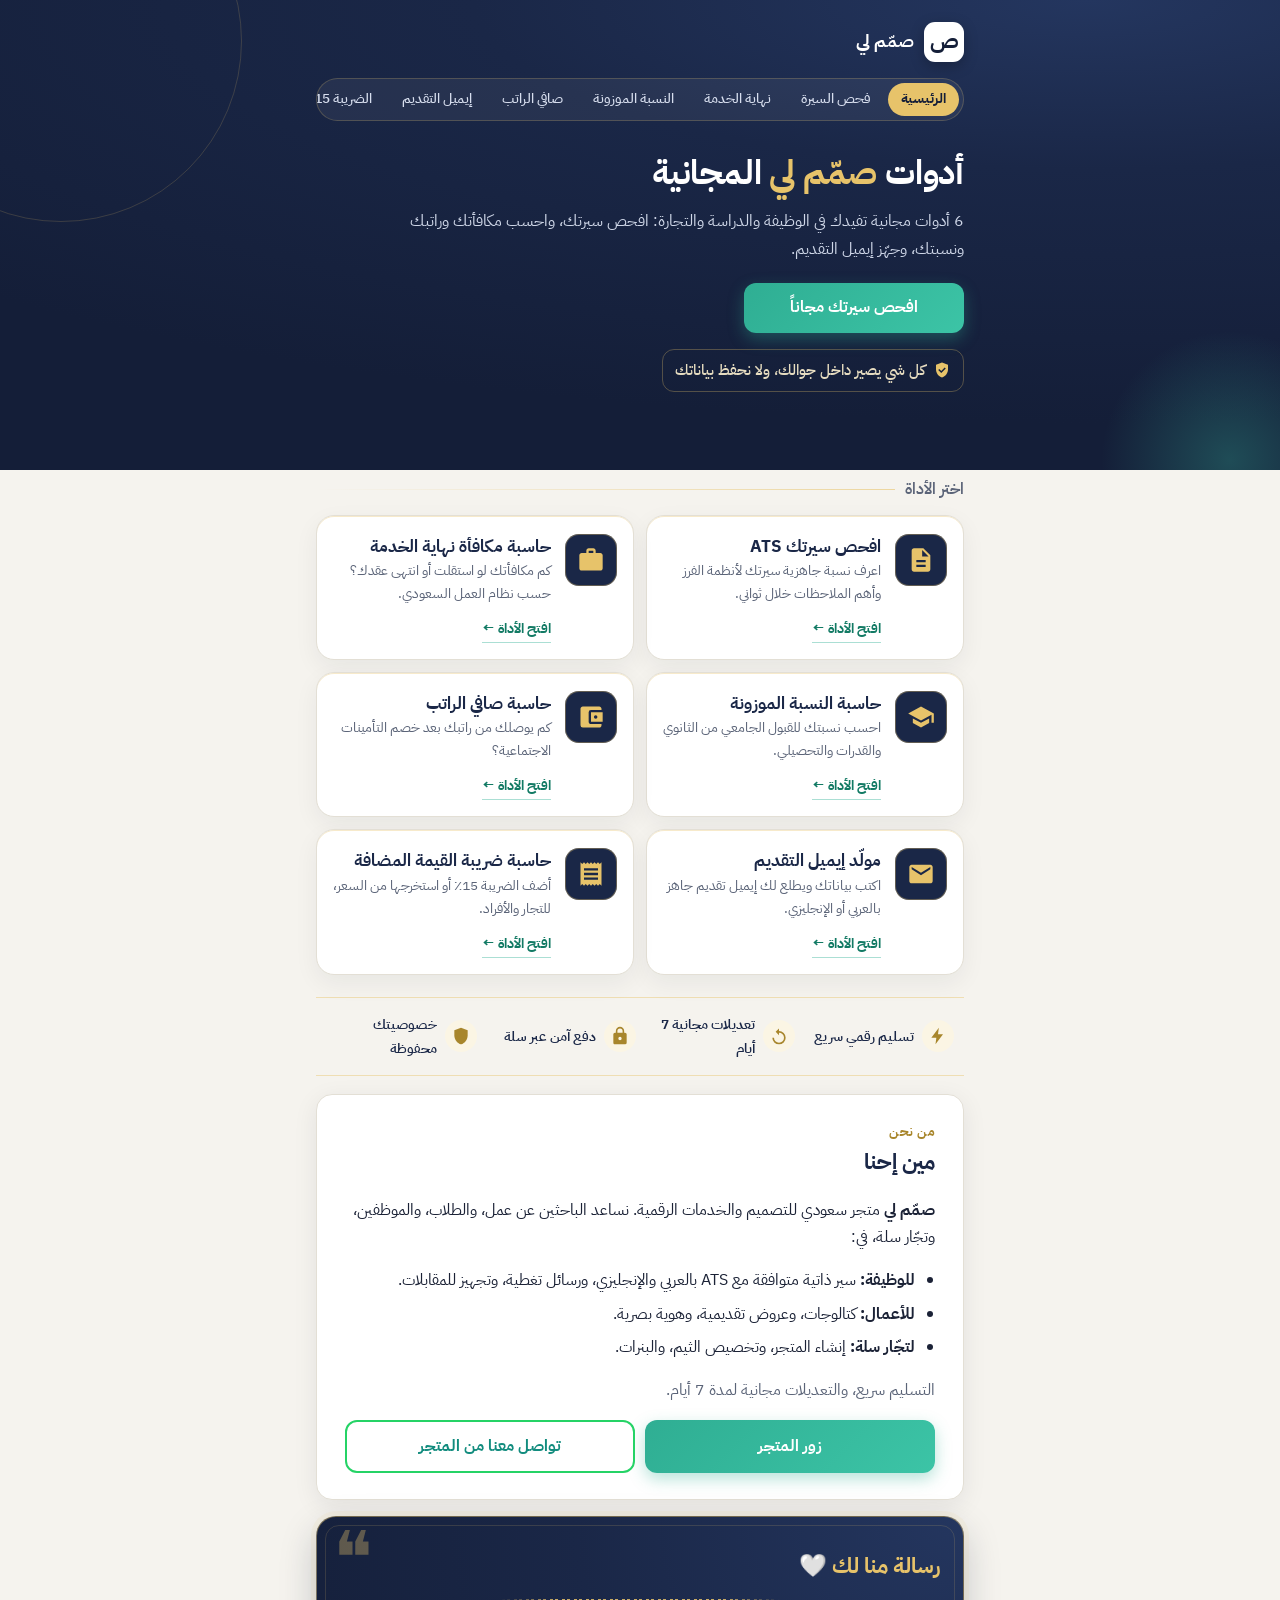
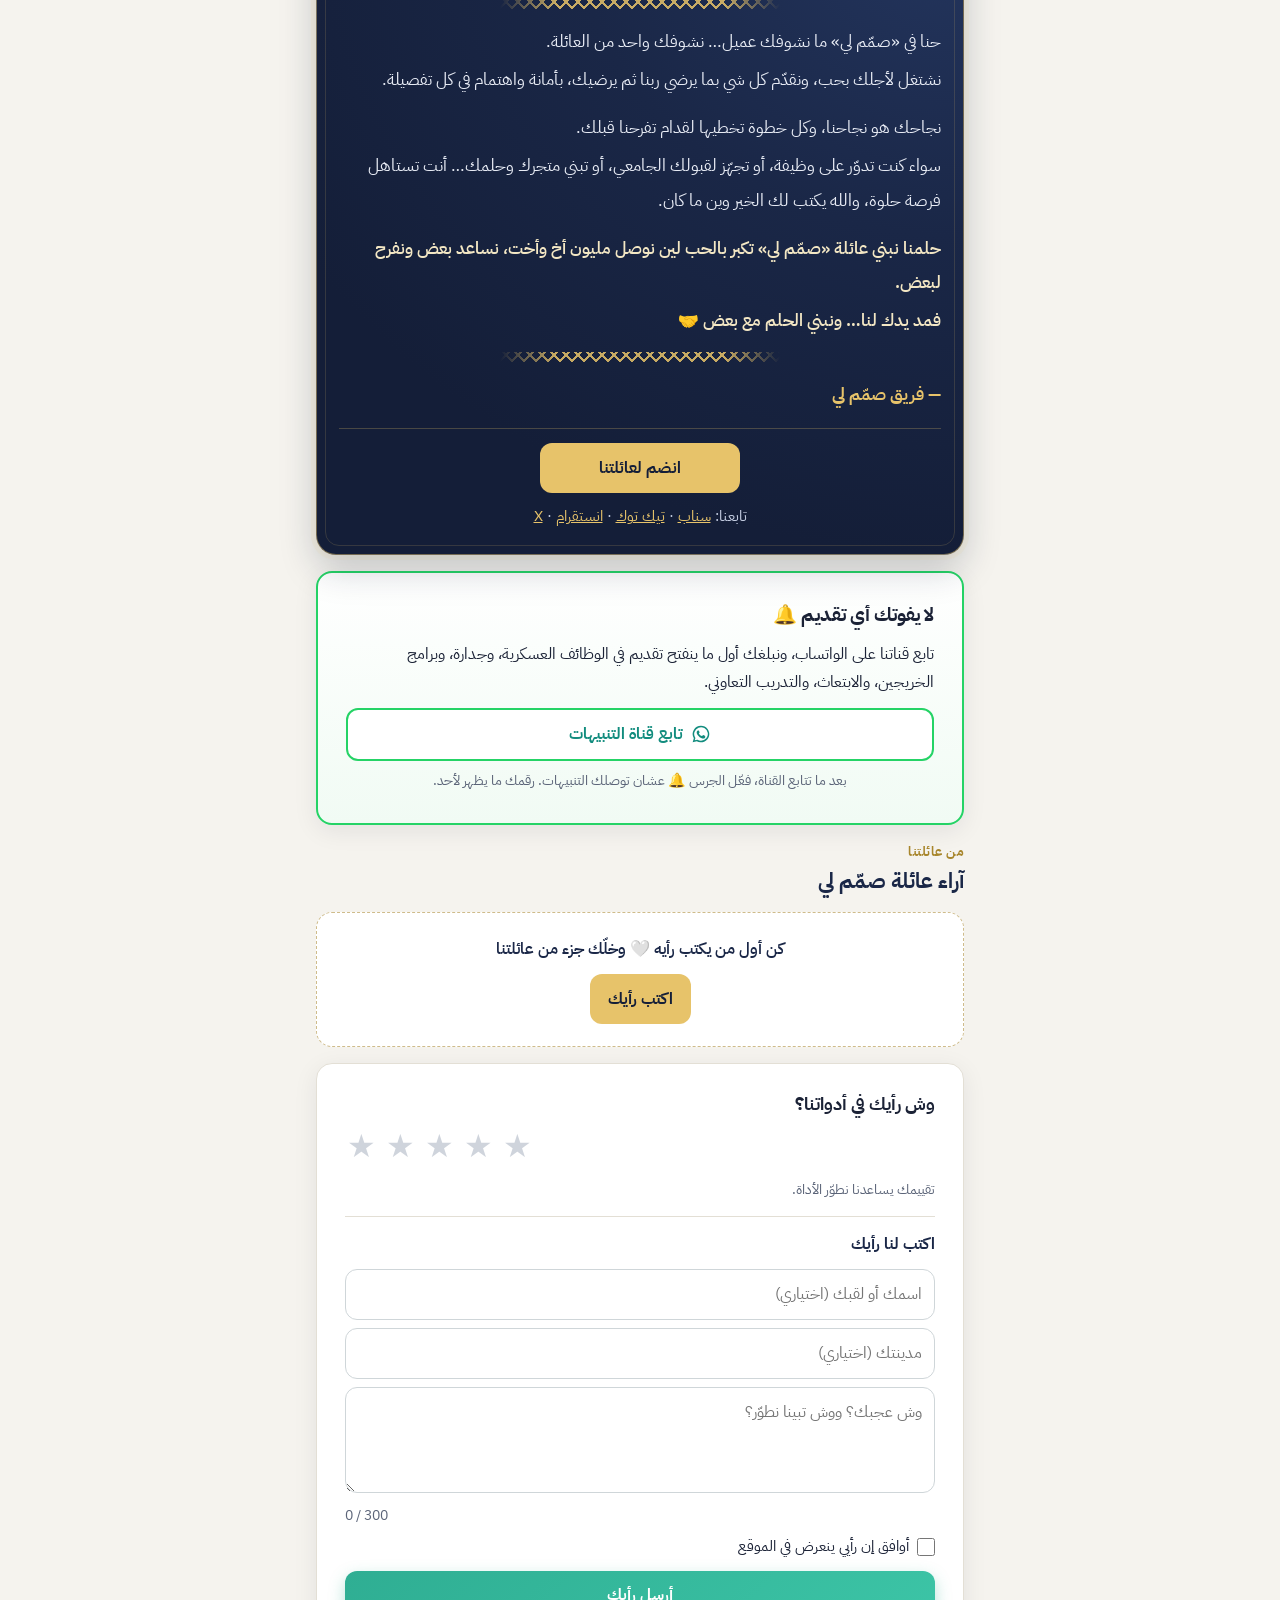
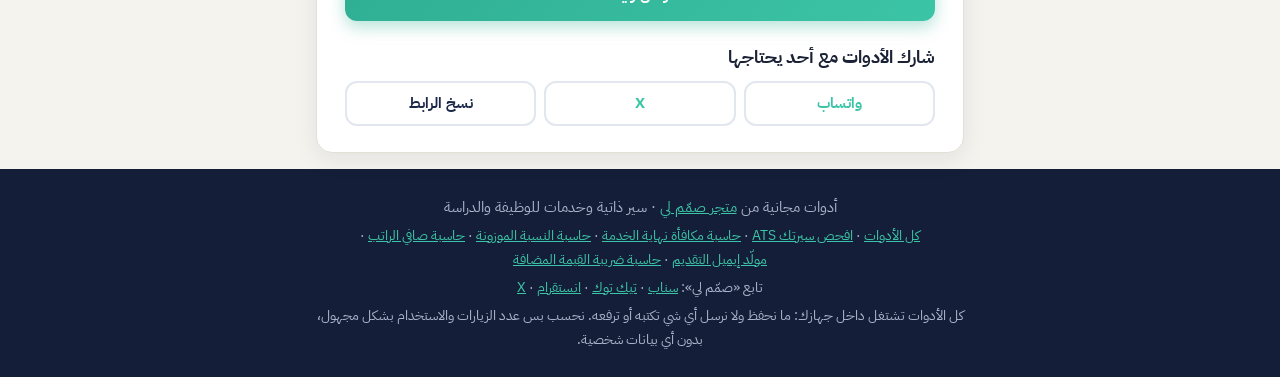
<file: index.html>
<!doctype html>
<html lang="ar" dir="rtl">
<head>
<meta charset="utf-8">
<meta name="viewport" content="width=device-width, initial-scale=1">
<title>أدوات صمّم لي المجانية | فحص السيرة وحاسبات للموظفين والطلاب</title>
<meta name="description" content="أدوات مجانية من صمّم لي: فحص السيرة الذاتية ATS، حاسبة مكافأة نهاية الخدمة، النسبة الموزونة، صافي الراتب بعد التأمينات، مولّد إيميل التقديم، وحاسبة ضريبة القيمة المضافة 15٪.">
<meta name="theme-color" content="#141e38">
<link rel="canonical" href="https://fooz1980k-sudo.github.io/fahs/">
<meta property="og:type" content="website">
<meta property="og:locale" content="ar_SA">
<meta property="og:site_name" content="صمّم لي">
<meta property="og:title" content="أدوات صمّم لي المجانية">
<meta property="og:description" content="افحص سيرتك، احسب مكافأة نهاية الخدمة وصافي راتبك ونسبتك الموزونة، وجهّز إيميل التقديم. مجاناً وداخل جهازك.">
<meta property="og:url" content="https://fooz1980k-sudo.github.io/fahs/">
<meta property="og:image" content="https://fooz1980k-sudo.github.io/fahs/assets/og-hub.jpg">
<meta property="og:image:width" content="1200">
<meta property="og:image:height" content="630">
<meta property="og:image:alt" content="أدوات صمّم لي المجانية">
<meta name="twitter:card" content="summary_large_image">
<meta name="twitter:title" content="أدوات صمّم لي المجانية">
<meta name="twitter:description" content="افحص سيرتك، احسب مكافأة نهاية الخدمة وصافي راتبك ونسبتك الموزونة، وجهّز إيميل التقديم. مجاناً وداخل جهازك.">
<meta name="twitter:image" content="https://fooz1980k-sudo.github.io/fahs/assets/og-hub.jpg">
<link rel="icon" href="assets/favicon.svg" type="image/svg+xml">
<link rel="preconnect" href="https://fonts.googleapis.com">
<link rel="preconnect" href="https://fonts.gstatic.com" crossorigin>
<link href="https://fonts.googleapis.com/css2?family=IBM+Plex+Sans+Arabic:wght@400;500;600;700&display=swap" rel="stylesheet">
<link rel="stylesheet" href="assets/style.css">
</head>
<body data-tool="hub" data-tool-name="أدوات صمّم لي المجانية" data-url="https://fooz1980k-sudo.github.io/fahs/" data-share="أدوات مجانية من صمّم لي تفيدك في الوظيفة والدراسة: فحص السيرة، مكافأة نهاية الخدمة، النسبة الموزونة، صافي الراتب وغيرها.">
<a class="skip" href="#main">تخطَّ للمحتوى</a>

<header class="hero hero-hub">
  <div class="wrap">
    <a class="brand" href="https://smmlystore.com/" target="_blank" rel="noopener" aria-label="متجر صمّم لي">
      <span class="brand-mark" aria-hidden="true">ص</span>
      <span class="brand-name">صمّم لي</span>
    </a>
    <nav class="topnav" aria-label="أدوات صمّم لي المجانية"><a href="./" aria-current="page">الرئيسية</a><a href="fahs-cv/">فحص السيرة</a><a href="mukafaa/">نهاية الخدمة</a><a href="mawzoona/">النسبة الموزونة</a><a href="rateb/">صافي الراتب</a><a href="khitab/">إيميل التقديم</a><a href="dareeba/">الضريبة 15٪</a></nav>
    <h1>أدوات <span class="accent">صمّم لي</span> المجانية</h1>
    <p class="lead">6 أدوات مجانية تفيدك في الوظيفة والدراسة والتجارة: افحص سيرتك، واحسب مكافأتك وراتبك ونسبتك، وجهّز إيميل التقديم.</p>
    <a class="btn btn-primary hero-cta" href="fahs-cv/">افحص سيرتك مجاناً</a>
    <p class="privacy"><svg viewBox="0 0 24 24" width="18" height="18" aria-hidden="true"><path fill="currentColor" d="M12 2 4 5v6c0 5 3.4 9.7 8 11 4.6-1.3 8-6 8-11V5l-8-3Zm-1 14-4-4 1.4-1.4L11 13.2l4.6-4.6L17 10l-6 6Z"/></svg><span>كل شي يصير داخل جوالك، ولا نحفظ بياناتك</span></p>
  </div>
</header>

<main id="main" class="wrap">
  <h2 class="sec-title">اختر الأداة</h2>
  <div class="tools-grid">
    <a class="tool-card" href="fahs-cv/" data-tool-link="cv">
      <span class="tool-ic" aria-hidden="true"><svg viewBox="0 0 24 24" width="28" height="28"><path fill="currentColor" d="M14 2H6c-1.1 0-2 .9-2 2v16c0 1.1.9 2 2 2h12c1.1 0 2-.9 2-2V8l-6-6Zm2 16H8v-2h8v2Zm0-4H8v-2h8v2Zm-3-5V3.5L18.5 9H13Z"/></svg></span>
      <span class="tool-txt"><b>افحص سيرتك ATS</b><span>اعرف نسبة جاهزية سيرتك لأنظمة الفرز وأهم الملاحظات خلال ثواني.</span></span>
      <span class="tool-go">افتح الأداة</span>
    </a>
    <a class="tool-card" href="mukafaa/" data-tool-link="mukafaa">
      <span class="tool-ic" aria-hidden="true"><svg viewBox="0 0 24 24" width="28" height="28"><path fill="currentColor" d="M20 6h-4V4c0-1.1-.9-2-2-2h-4c-1.1 0-2 .9-2 2v2H4c-1.1 0-2 .9-2 2v11c0 1.1.9 2 2 2h16c1.1 0 2-.9 2-2V8c0-1.1-.9-2-2-2Zm-6 0h-4V4h4v2Z"/></svg></span>
      <span class="tool-txt"><b>حاسبة مكافأة نهاية الخدمة</b><span>كم مكافأتك لو استقلت أو انتهى عقدك؟ حسب نظام العمل السعودي.</span></span>
      <span class="tool-go">افتح الأداة</span>
    </a>
    <a class="tool-card" href="mawzoona/" data-tool-link="mawzoona">
      <span class="tool-ic" aria-hidden="true"><svg viewBox="0 0 24 24" width="28" height="28"><path fill="currentColor" d="M5 13.2v4L12 21l7-3.8v-4L12 17l-7-3.8ZM12 3 1 9l11 6 9-4.9V17h2V9L12 3Z"/></svg></span>
      <span class="tool-txt"><b>حاسبة النسبة الموزونة</b><span>احسب نسبتك للقبول الجامعي من الثانوي والقدرات والتحصيلي.</span></span>
      <span class="tool-go">افتح الأداة</span>
    </a>
    <a class="tool-card" href="rateb/" data-tool-link="rateb">
      <span class="tool-ic" aria-hidden="true"><svg viewBox="0 0 24 24" width="28" height="28"><path fill="currentColor" d="M21 18v1c0 1.1-.9 2-2 2H5a2 2 0 0 1-2-2V5c0-1.1.9-2 2-2h14c1.1 0 2 .9 2 2v1h-9a2 2 0 0 0-2 2v8c0 1.1.9 2 2 2h9Zm-9-2h10V8H12v8Zm4-2.5a1.5 1.5 0 1 1 0-3 1.5 1.5 0 0 1 0 3Z"/></svg></span>
      <span class="tool-txt"><b>حاسبة صافي الراتب</b><span>كم يوصلك من راتبك بعد خصم التأمينات الاجتماعية؟</span></span>
      <span class="tool-go">افتح الأداة</span>
    </a>
    <a class="tool-card" href="khitab/" data-tool-link="khitab">
      <span class="tool-ic" aria-hidden="true"><svg viewBox="0 0 24 24" width="28" height="28"><path fill="currentColor" d="M20 4H4c-1.1 0-2 .9-2 2v12c0 1.1.9 2 2 2h16c1.1 0 2-.9 2-2V6c0-1.1-.9-2-2-2Zm0 4-8 5-8-5V6l8 5 8-5v2Z"/></svg></span>
      <span class="tool-txt"><b>مولّد إيميل التقديم</b><span>اكتب بياناتك ويطلع لك إيميل تقديم جاهز بالعربي أو الإنجليزي.</span></span>
      <span class="tool-go">افتح الأداة</span>
    </a>
    <a class="tool-card" href="dareeba/" data-tool-link="dareeba">
      <span class="tool-ic" aria-hidden="true"><svg viewBox="0 0 24 24" width="28" height="28"><path fill="currentColor" d="M18 17H6v-2h12v2Zm0-4H6v-2h12v2Zm0-4H6V7h12v2ZM3 22l1.5-1.5L6 22l1.5-1.5L9 22l1.5-1.5L12 22l1.5-1.5L15 22l1.5-1.5L18 22l1.5-1.5L21 22V2l-1.5 1.5L18 2l-1.5 1.5L15 2l-1.5 1.5L12 2l-1.5 1.5L9 2 7.5 3.5 6 2 4.5 3.5 3 2v20Z"/></svg></span>
      <span class="tool-txt"><b>حاسبة ضريبة القيمة المضافة</b><span>أضف الضريبة 15٪ أو استخرجها من السعر، للتجار والأفراد.</span></span>
      <span class="tool-go">افتح الأداة</span>
    </a>
  </div>

  <ul class="trust" aria-label="ليش صمّم لي">
    <li><span class="t-ic" aria-hidden="true"><svg viewBox="0 0 24 24" width="20" height="20"><path fill="currentColor" d="M13 2 4 14h6l-1 8 9-12h-6l1-8Z"/></svg></span>تسليم رقمي سريع</li>
    <li><span class="t-ic" aria-hidden="true"><svg viewBox="0 0 24 24" width="20" height="20"><path fill="currentColor" d="M12 6V3L8 7l4 4V8a6 6 0 1 1-6 6H4a8 8 0 1 0 8-8Z"/></svg></span>تعديلات مجانية 7 أيام</li>
    <li><span class="t-ic" aria-hidden="true"><svg viewBox="0 0 24 24" width="20" height="20"><path fill="currentColor" d="M18 8h-1V6a5 5 0 0 0-10 0v2H6a2 2 0 0 0-2 2v10c0 1.1.9 2 2 2h12a2 2 0 0 0 2-2V10a2 2 0 0 0-2-2Zm-6 9a2 2 0 1 1 0-4 2 2 0 0 1 0 4Zm3.1-9H8.9V6a3.1 3.1 0 0 1 6.2 0v2Z"/></svg></span>دفع آمن عبر سلة</li>
    <li><span class="t-ic" aria-hidden="true"><svg viewBox="0 0 24 24" width="20" height="20"><path fill="currentColor" d="M12 2 4 5v6c0 5 3.4 9.7 8 11 4.6-1.3 8-6 8-11V5l-8-3Z"/></svg></span>خصوصيتك محفوظة</li>
  </ul>

  <section class="card about" aria-labelledby="about-t">
    <p class="eyebrow">من نحن</p>
    <h2 id="about-t">مين إحنا</h2>
    <p><strong>صمّم لي</strong> متجر سعودي للتصميم والخدمات الرقمية. نساعد الباحثين عن عمل، والطلاب، والموظفين، وتجّار سلة، في:</p>
    <ul class="about-list">
      <li><b>للوظيفة:</b> سير ذاتية متوافقة مع ATS بالعربي والإنجليزي، ورسائل تغطية، وتجهيز للمقابلات.</li>
      <li><b>للأعمال:</b> كتالوجات، وعروض تقديمية، وهوية بصرية.</li>
      <li><b>لتجّار سلة:</b> إنشاء المتجر، وتخصيص الثيم، والبنرات.</li>
    </ul>
    <p class="muted">التسليم سريع، والتعديلات مجانية لمدة 7 أيام.</p>
    <div class="row2 mt-s">
      <a class="btn btn-primary" href="https://smmlystore.com/" target="_blank" rel="noopener" data-cta="store">زور المتجر</a>
      <a class="btn btn-wa" href="https://smmlystore.com" target="_blank" rel="noopener"><span>تواصل معنا من المتجر</span></a>
    </div>
  </section>

  <section class="letter" id="family" aria-labelledby="letter-t">
    <span class="letter-orn" aria-hidden="true">❝</span>
    <h2 id="letter-t" class="letter-h">رسالة منا لك 🤍</h2>
    <div class="sadu" aria-hidden="true"></div>
    <p>حنا في «صمّم لي» ما نشوفك عميل… نشوفك واحد من العائلة.</p>
    <p>نشتغل لأجلك بحب، ونقدّم كل شي بما يرضي ربنا ثم يرضيك، بأمانة واهتمام في كل تفصيلة.</p>
    <p class="gap">نجاحك هو نجاحنا، وكل خطوة تخطيها لقدام تفرحنا قبلك.</p>
    <p>سواء كنت تدوّر على وظيفة، أو تجهّز لقبولك الجامعي، أو تبني متجرك وحلمك… أنت تستاهل فرصة حلوة، والله يكتب لك الخير وين ما كان.</p>
    <p class="gap dream">حلمنا نبني عائلة «صمّم لي» تكبر بالحب لين نوصل مليون أخ وأخت، نساعد بعض ونفرح لبعض.</p>
    <p class="dream">فمد يدك لنا… ونبني الحلم مع بعض 🤝</p>
    <div class="sadu" aria-hidden="true"></div>
    <p class="sign">— فريق صمّم لي</p>
    <div class="family-cta">
      <a class="btn btn-gold" href="https://whatsapp.com/channel/0029VbE9THRBadmdqMmXtS2N" target="_blank" rel="noopener" data-cta="family-join">انضم لعائلتنا</a>
      <p class="follow">تابعنا:
        <a href="https://www.snapchat.com/add/ii.i69i" target="_blank" rel="noopener" data-cta="snap">سناب</a> ·
        <a href="https://www.tiktok.com/@smmli_sa" target="_blank" rel="noopener" data-cta="tiktok">تيك توك</a> ·
        <a href="https://www.instagram.com/smmli_sa" target="_blank" rel="noopener" data-cta="insta">انستقرام</a> ·
        <a href="https://x.com/smmli_sa" target="_blank" rel="noopener" data-cta="x">X</a>
      </p>
    </div>
  </section>

      <section class="card alerts-card" aria-labelledby="alH-t">
        <h3 id="alH-t">لا يفوتك أي تقديم 🔔</h3>
        <p>تابع قناتنا على الواتساب، ونبلغك أول ما ينفتح تقديم في الوظائف العسكرية، وجدارة، وبرامج الخريجين، والابتعاث، والتدريب التعاوني.</p>
        <a class="btn btn-wa btn-block alerts-go" target="_blank" rel="noopener" href="https://whatsapp.com/channel/0029VbE9THRBadmdqMmXtS2N">
          <svg viewBox="0 0 24 24" width="20" height="20" aria-hidden="true"><path fill="currentColor" d="M12 2a10 10 0 0 0-8.6 15.1L2 22l5-1.3A10 10 0 1 0 12 2Zm0 18.2a8.2 8.2 0 0 1-4.2-1.2l-.3-.2-3 .8.8-2.9-.2-.3A8.2 8.2 0 1 1 12 20.2Zm4.5-6.1c-.2-.1-1.5-.7-1.7-.8-.2-.1-.4-.1-.6.1l-.8 1c-.1.2-.3.2-.5.1a6.7 6.7 0 0 1-3.3-2.9c-.3-.4.2-.4.7-1.3.1-.2 0-.3 0-.4l-.8-1.8c-.2-.5-.4-.4-.6-.4h-.5a1 1 0 0 0-.7.3 3 3 0 0 0-.9 2.2c0 1.3.9 2.5 1 2.7.1.2 1.8 2.8 4.4 3.9 1.6.7 2.3.8 3.1.6.5-.1 1.5-.6 1.7-1.2.2-.6.2-1.1.2-1.2-.1-.1-.3-.2-.5-.3Z"/></svg>
          <span>تابع قناة التنبيهات</span>
        </a>
        <p class="small muted alerts-note">بعد ما تتابع القناة، فعّل الجرس 🔔 عشان توصلك التنبيهات. رقمك ما يظهر لأحد.</p>
      </section>

  <section class="reviews" aria-labelledby="rv-t">
    <p class="eyebrow">من عائلتنا</p>
    <h2 id="rv-t">آراء عائلة صمّم لي</h2>
    <div id="reviewsEmpty" class="rv-empty">
      <p>كن أول من يكتب رأيه 🤍 وخلّك جزء من عائلتنا</p>
      <a class="btn btn-gold" href="#reviewBox" data-cta="first-review">اكتب رأيك</a>
    </div>
    <div id="reviewsList" class="rv-list" hidden></div>
    <button id="reviewsMore" class="btn btn-ghost btn-block" type="button" hidden>عرض الكل</button>
  </section>

      <div class="card extra-card" id="reviewBox">
        <h3>وش رأيك في أدواتنا؟</h3>
        <div class="stars" id="stars" role="radiogroup" aria-label="قيّم بالنجوم">
          <button type="button" data-v="5" aria-label="5 نجوم">★</button><button type="button" data-v="4" aria-label="4 نجوم">★</button><button type="button" data-v="3" aria-label="3 نجوم">★</button><button type="button" data-v="2" aria-label="نجمتين">★</button><button type="button" data-v="1" aria-label="نجمة">★</button>
        </div>
        <p class="small muted" id="rateMsg" aria-live="polite">تقييمك يساعدنا نطوّر الأداة.</p>
        <div class="review">
          <h4 class="review-h">اكتب لنا رأيك</h4>
          <div class="row2">
            <div><label class="sr-only" for="rvName">الاسم</label><input id="rvName" class="inp" type="text" maxlength="30" autocomplete="given-name" placeholder="اسمك أو لقبك (اختياري)"></div>
            <div><label class="sr-only" for="rvCity">المدينة</label><input id="rvCity" class="inp" type="text" maxlength="30" placeholder="مدينتك (اختياري)"></div>
          </div>
          <label class="sr-only" for="rvMsg">رأيك</label>
          <textarea id="rvMsg" class="inp" rows="3" maxlength="300" placeholder="وش عجبك؟ ووش تبينا نطوّر؟"></textarea>
          <p class="rv-count small muted" id="rvCount" aria-live="polite">0 / 300</p>
          <label class="consent"><input type="checkbox" id="rvOk"><span>أوافق إن رأيي ينعرض في الموقع</span></label>
          <p class="error small" id="rvErr" role="alert" hidden></p>
          <button class="btn btn-primary btn-block" id="rvSend" type="button">أرسل رأيك</button>
          <p class="rv-thanks" id="rvThanks" aria-live="polite" hidden>شكراً لك 🤍 رأيك وصلنا، وبنعرضه بعد المراجعة إذا وافقت على النشر.</p>
        </div>
        <h3 class="mt">شارك الأدوات مع أحد يحتاجها</h3>
        <div class="share">
          <a class="btn btn-share" id="shareWa" target="_blank" rel="noopener" href="#">واتساب</a>
          <a class="btn btn-share" id="shareX" target="_blank" rel="noopener" href="#">X</a>
          <button class="btn btn-share" id="shareCopy" type="button">نسخ الرابط</button>
        </div>
      </div>
</main>

<footer class="footer">
  <div class="wrap">
    <p>أدوات مجانية من <a href="https://smmlystore.com/" target="_blank" rel="noopener">متجر صمّم لي</a> · سير ذاتية وخدمات للوظيفة والدراسة</p>
    <p class="small foot-tools"><a href="./">كل الأدوات</a> · <a href="fahs-cv/">افحص سيرتك ATS</a> · <a href="mukafaa/">حاسبة مكافأة نهاية الخدمة</a> · <a href="mawzoona/">حاسبة النسبة الموزونة</a> · <a href="rateb/">حاسبة صافي الراتب</a> · <a href="khitab/">مولّد إيميل التقديم</a> · <a href="dareeba/">حاسبة ضريبة القيمة المضافة</a></p>
    <p class="small">تابع «صمّم لي»:
      <a href="https://www.snapchat.com/add/ii.i69i" target="_blank" rel="noopener">سناب</a> ·
      <a href="https://www.tiktok.com/@smmli_sa" target="_blank" rel="noopener">تيك توك</a> ·
      <a href="https://www.instagram.com/smmli_sa" target="_blank" rel="noopener">انستقرام</a> ·
      <a href="https://x.com/smmli_sa" target="_blank" rel="noopener">X</a>
    </p>
    <p class="small">كل الأدوات تشتغل داخل جهازك: ما نحفظ ولا نرسل أي شي تكتبه أو ترفعه. نحسب بس عدد الزيارات والاستخدام بشكل مجهول، بدون أي بيانات شخصية.</p>
  </div>
</footer>

<script src="assets/extras.js"></script>
<script src="assets/growth.js"></script>
<script data-goatcounter="https://smmly-fahs.goatcounter.com/count" async src="https://gc.zgo.at/count.js"></script>
</body>
</html>
</file>
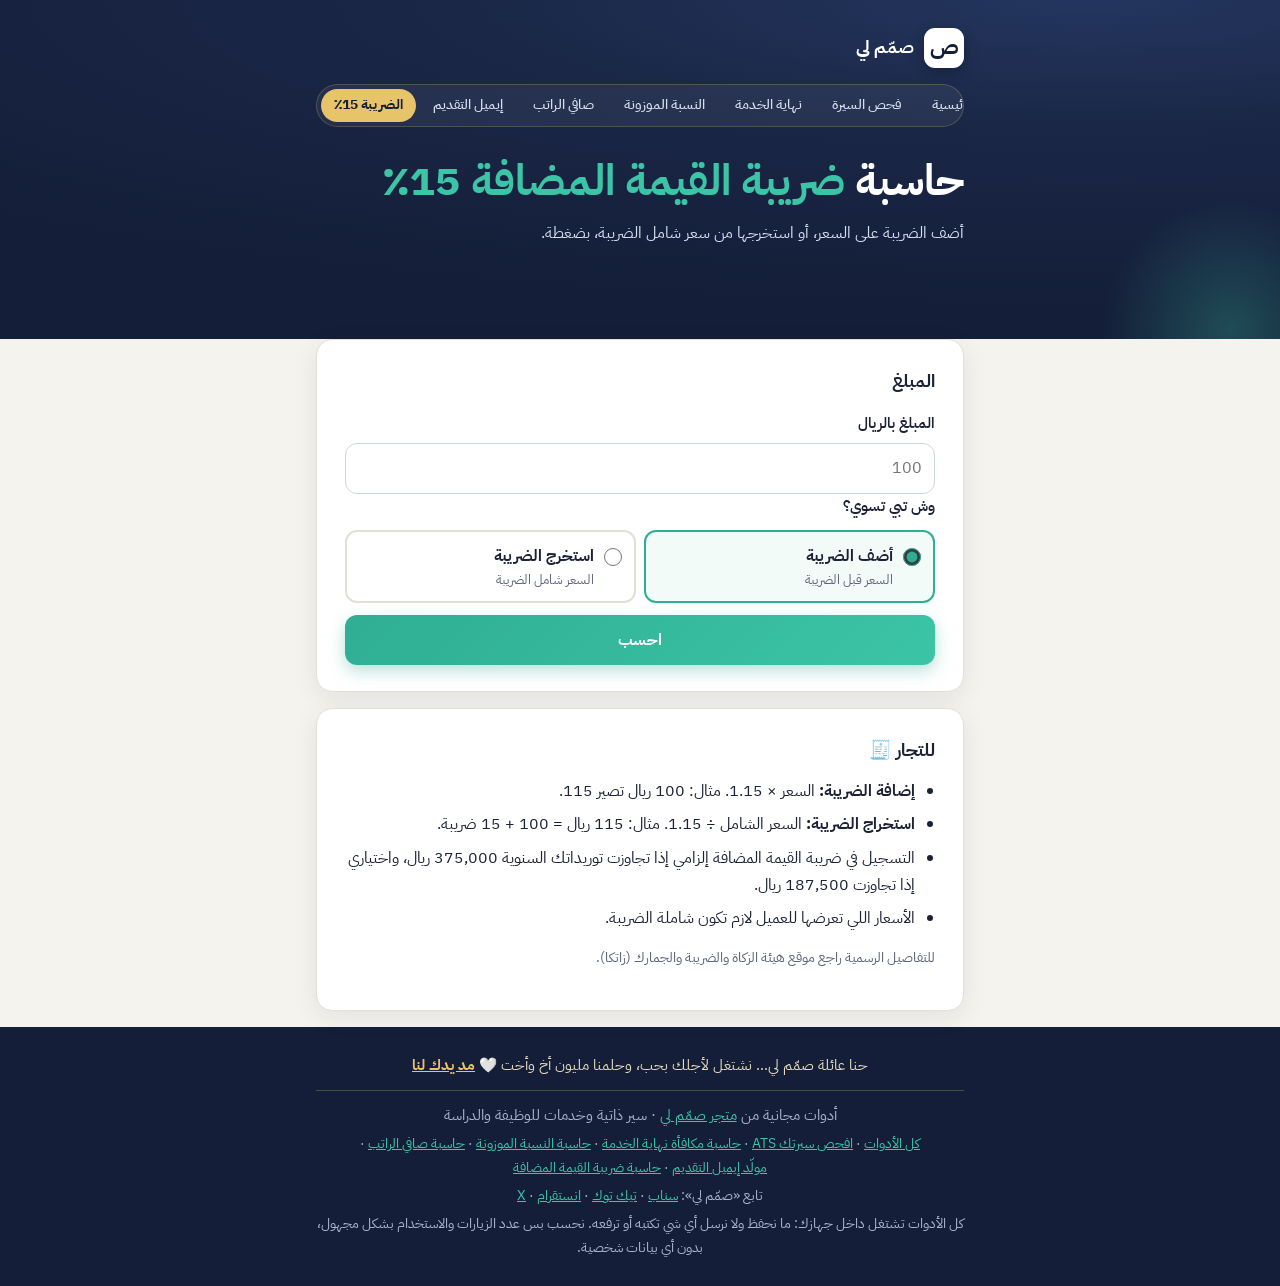
<file: dareeba/index.html>
<!doctype html>
<html lang="ar" dir="rtl">
<head>
<meta charset="utf-8">
<meta name="viewport" content="width=device-width, initial-scale=1">
<title>حاسبة ضريبة القيمة المضافة 15٪ في السعودية | صمّم لي</title>
<meta name="description" content="احسب ضريبة القيمة المضافة 15٪ مجاناً: أضف الضريبة على السعر أو استخرجها من السعر الشامل، مع ملاحظات مهمة للتجار.">
<meta name="theme-color" content="#141e38">
<link rel="canonical" href="https://fooz1980k-sudo.github.io/fahs/dareeba/">
<meta property="og:type" content="website">
<meta property="og:locale" content="ar_SA">
<meta property="og:site_name" content="صمّم لي">
<meta property="og:title" content="حاسبة ضريبة القيمة المضافة 15٪ | صمّم لي">
<meta property="og:description" content="أضف الضريبة أو استخرجها من السعر بضغطة، مع ملاحظات للتجار.">
<meta property="og:url" content="https://fooz1980k-sudo.github.io/fahs/dareeba/">
<meta property="og:image" content="https://fooz1980k-sudo.github.io/fahs/assets/og-dareeba.jpg">
<meta property="og:image:width" content="1200">
<meta property="og:image:height" content="630">
<meta property="og:image:alt" content="حاسبة ضريبة القيمة المضافة 15٪ | صمّم لي">
<meta name="twitter:card" content="summary_large_image">
<meta name="twitter:title" content="حاسبة ضريبة القيمة المضافة 15٪ | صمّم لي">
<meta name="twitter:description" content="أضف الضريبة أو استخرجها من السعر بضغطة، مع ملاحظات للتجار.">
<meta name="twitter:image" content="https://fooz1980k-sudo.github.io/fahs/assets/og-dareeba.jpg">
<link rel="icon" href="../assets/favicon.svg" type="image/svg+xml">
<link rel="preconnect" href="https://fonts.googleapis.com">
<link rel="preconnect" href="https://fonts.gstatic.com" crossorigin>
<link href="https://fonts.googleapis.com/css2?family=IBM+Plex+Sans+Arabic:wght@400;500;600;700&display=swap" rel="stylesheet">
<link rel="stylesheet" href="../assets/style.css">
</head>
<body data-tool="dareeba" data-tool-name="حاسبة ضريبة القيمة المضافة" data-url="https://fooz1980k-sudo.github.io/fahs/dareeba/" data-share="حاسبة ضريبة القيمة المضافة 15٪ مجاناً:">
<a class="skip" href="#main">تخطَّ للمحتوى</a>

<header class="hero">
  <div class="wrap">
    <a class="brand" href="https://smmlystore.com/" target="_blank" rel="noopener" aria-label="متجر صمّم لي">
      <span class="brand-mark" aria-hidden="true">ص</span>
      <span class="brand-name">صمّم لي</span>
    </a>
    <nav class="topnav" aria-label="أدوات صمّم لي المجانية"><a href="../">الرئيسية</a><a href="../fahs-cv/">فحص السيرة</a><a href="../mukafaa/">نهاية الخدمة</a><a href="../mawzoona/">النسبة الموزونة</a><a href="../rateb/">صافي الراتب</a><a href="../khitab/">إيميل التقديم</a><a href="./" aria-current="page">الضريبة 15٪</a></nav>
    <h1>حاسبة <span class="accent">ضريبة القيمة المضافة 15٪</span></h1>
    <p class="lead">أضف الضريبة على السعر، أو استخرجها من سعر شامل الضريبة، بضغطة.</p>
  </div>
</header>

<main id="main" class="wrap">
  <form class="card" id="vForm" novalidate aria-labelledby="v-title">
    <h2 id="v-title">المبلغ</h2>
    <label class="fld" for="vAmount">المبلغ بالريال</label>
    <input id="vAmount" class="inp" type="text" inputmode="decimal" placeholder="100">
    <fieldset>
      <legend>وش تبي تسوي؟</legend>
      <div class="radios radios-2">
        <label class="radio"><input type="radio" name="vmode" value="add" checked><span><b>أضف الضريبة</b><small>السعر قبل الضريبة</small></span></label>
        <label class="radio"><input type="radio" name="vmode" value="remove"><span><b>استخرج الضريبة</b><small>السعر شامل الضريبة</small></span></label>
      </div>
    </fieldset>
    <button class="btn btn-primary btn-block" type="submit">احسب</button>
    <p class="error" id="vErr" role="alert" hidden></p>
  </form>

  <section id="vOut" class="results" aria-live="polite" tabindex="-1" hidden>
    <div class="card out-card">
      <h2 id="vMainLbl"></h2>
      <p class="out-amount" id="vMain"></p>
      <table class="bd"><tbody id="vTable"></tbody></table>
      <p class="disclaimer" style="margin-top:12px">حساب تقديري بنسبة 15٪، وللتأكد راجع هيئة الزكاة والضريبة والجمارك.</p>
    </div>

      <div class="card cta-card">
        <h3>عندك متجر أو ناوي تفتح واحد؟</h3>
        <p>نجهّز لك متجرك على سلة من الصفر حتى التوثيق، أو نطوّر متجرك الحالي بباقة تاجر سلة.</p>
        <a class="btn btn-primary btn-block" target="_blank" rel="noopener" data-cta="salla-pkg" href="https://smmlystore.com/%D8%A8%D8%A7%D9%82%D8%A9-%D8%AA%D8%A7%D8%AC%D8%B1-%D8%B3%D9%84%D8%A9-%D8%B5%D9%85%D9%85-%D9%84%D9%8A/p1975936962">باقة تاجر سلة</a>
        <a class="btn btn-gold btn-block" target="_blank" rel="noopener" data-cta="salla-new" href="https://smmlystore.com/%D8%A5%D9%86%D8%B4%D8%A7%D8%A1-%D9%85%D8%AA%D8%AC%D8%B1-%D8%B3%D9%84%D8%A9-%D9%83%D8%A7%D9%85%D9%84-%D9%85%D9%86-%D8%A7%D9%84%D8%B5%D9%81%D8%B1-%D8%AD%D8%AA%D9%89-%D8%A7%D9%84%D8%AA%D9%88%D8%AB%D9%8A%D9%82-%D8%B5%D9%85%D9%85-%D9%84%D9%8A/p1888266749">إنشاء متجر سلة كامل</a>
        <p class="coupon">أول طلب؟ كود <code dir="ltr">FIRST15</code> خصم 15٪</p>
      </div>

      <div class="card extra-card" id="reviewBox">
        <h3>الأداة أفادتك؟</h3>
        <div class="stars" id="stars" role="radiogroup" aria-label="قيّم بالنجوم">
          <button type="button" data-v="5" aria-label="5 نجوم">★</button><button type="button" data-v="4" aria-label="4 نجوم">★</button><button type="button" data-v="3" aria-label="3 نجوم">★</button><button type="button" data-v="2" aria-label="نجمتين">★</button><button type="button" data-v="1" aria-label="نجمة">★</button>
        </div>
        <p class="small muted" id="rateMsg" aria-live="polite">تقييمك يساعدنا نطوّر الأداة.</p>
        <div class="review">
          <h4 class="review-h">اكتب لنا رأيك</h4>
          <div class="row2">
            <div><label class="sr-only" for="rvName">الاسم</label><input id="rvName" class="inp" type="text" maxlength="30" autocomplete="given-name" placeholder="اسمك أو لقبك (اختياري)"></div>
            <div><label class="sr-only" for="rvCity">المدينة</label><input id="rvCity" class="inp" type="text" maxlength="30" placeholder="مدينتك (اختياري)"></div>
          </div>
          <label class="sr-only" for="rvMsg">رأيك</label>
          <textarea id="rvMsg" class="inp" rows="3" maxlength="300" placeholder="وش عجبك؟ ووش تبينا نطوّر؟"></textarea>
          <p class="rv-count small muted" id="rvCount" aria-live="polite">0 / 300</p>
          <label class="consent"><input type="checkbox" id="rvOk"><span>أوافق إن رأيي ينعرض في الموقع</span></label>
          <p class="error small" id="rvErr" role="alert" hidden></p>
          <button class="btn btn-primary btn-block" id="rvSend" type="button">أرسل رأيك</button>
          <p class="rv-thanks" id="rvThanks" aria-live="polite" hidden>شكراً لك 🤍 رأيك وصلنا، وبنعرضه بعد المراجعة إذا وافقت على النشر.</p>
        </div>
        <h3 class="mt">شاركها مع تاجر تعرفه</h3>
        <div class="share">
          <a class="btn btn-share" id="shareWa" target="_blank" rel="noopener" href="#">واتساب</a>
          <a class="btn btn-share" id="shareX" target="_blank" rel="noopener" href="#">X</a>
          <button class="btn btn-share" id="shareCopy" type="button">نسخ الرابط</button>
        </div>
      </div>
  </section>

  <section class="card how" aria-labelledby="how-v">
    <h2 id="how-v">للتجار 🧾</h2>
    <ul class="rules">
      <li><strong>إضافة الضريبة:</strong> السعر × 1.15. مثال: 100 ريال تصير 115.</li>
      <li><strong>استخراج الضريبة:</strong> السعر الشامل ÷ 1.15. مثال: 115 ريال = 100 + 15 ضريبة.</li>
      <li>التسجيل في ضريبة القيمة المضافة إلزامي إذا تجاوزت توريداتك السنوية 375,000 ريال، واختياري إذا تجاوزت 187,500 ريال.</li>
      <li>الأسعار اللي تعرضها للعميل لازم تكون شاملة الضريبة.</li>
    </ul>
    <p class="small muted">للتفاصيل الرسمية راجع موقع هيئة الزكاة والضريبة والجمارك (زاتكا).</p>
  </section>
</main>

<footer class="footer">
  <div class="wrap">
    <p class="foot-msg">حنا عائلة صمّم لي… نشتغل لأجلك بحب، وحلمنا مليون أخ وأخت 🤍 <a href="{R}#family">مد يدك لنا</a></p>
    <p>أدوات مجانية من <a href="https://smmlystore.com/" target="_blank" rel="noopener">متجر صمّم لي</a> · سير ذاتية وخدمات للوظيفة والدراسة</p>
    <p class="small foot-tools"><a href="../">كل الأدوات</a> · <a href="../fahs-cv/">افحص سيرتك ATS</a> · <a href="../mukafaa/">حاسبة مكافأة نهاية الخدمة</a> · <a href="../mawzoona/">حاسبة النسبة الموزونة</a> · <a href="../rateb/">حاسبة صافي الراتب</a> · <a href="../khitab/">مولّد إيميل التقديم</a> · <a href="../dareeba/">حاسبة ضريبة القيمة المضافة</a></p>
    <p class="small">تابع «صمّم لي»:
      <a href="https://www.snapchat.com/add/ii.i69i" target="_blank" rel="noopener">سناب</a> ·
      <a href="https://www.tiktok.com/@smmli_sa" target="_blank" rel="noopener">تيك توك</a> ·
      <a href="https://www.instagram.com/smmli_sa" target="_blank" rel="noopener">انستقرام</a> ·
      <a href="https://x.com/smmli_sa" target="_blank" rel="noopener">X</a>
    </p>
    <p class="small">كل الأدوات تشتغل داخل جهازك: ما نحفظ ولا نرسل أي شي تكتبه أو ترفعه. نحسب بس عدد الزيارات والاستخدام بشكل مجهول، بدون أي بيانات شخصية.</p>
  </div>
</footer>

<script src="dareeba.js"></script>
<script src="../assets/extras.js"></script>
<script src="../assets/growth.js"></script>
<script data-goatcounter="https://smmly-fahs.goatcounter.com/count" async src="https://gc.zgo.at/count.js"></script>
</body>
</html>
</file>
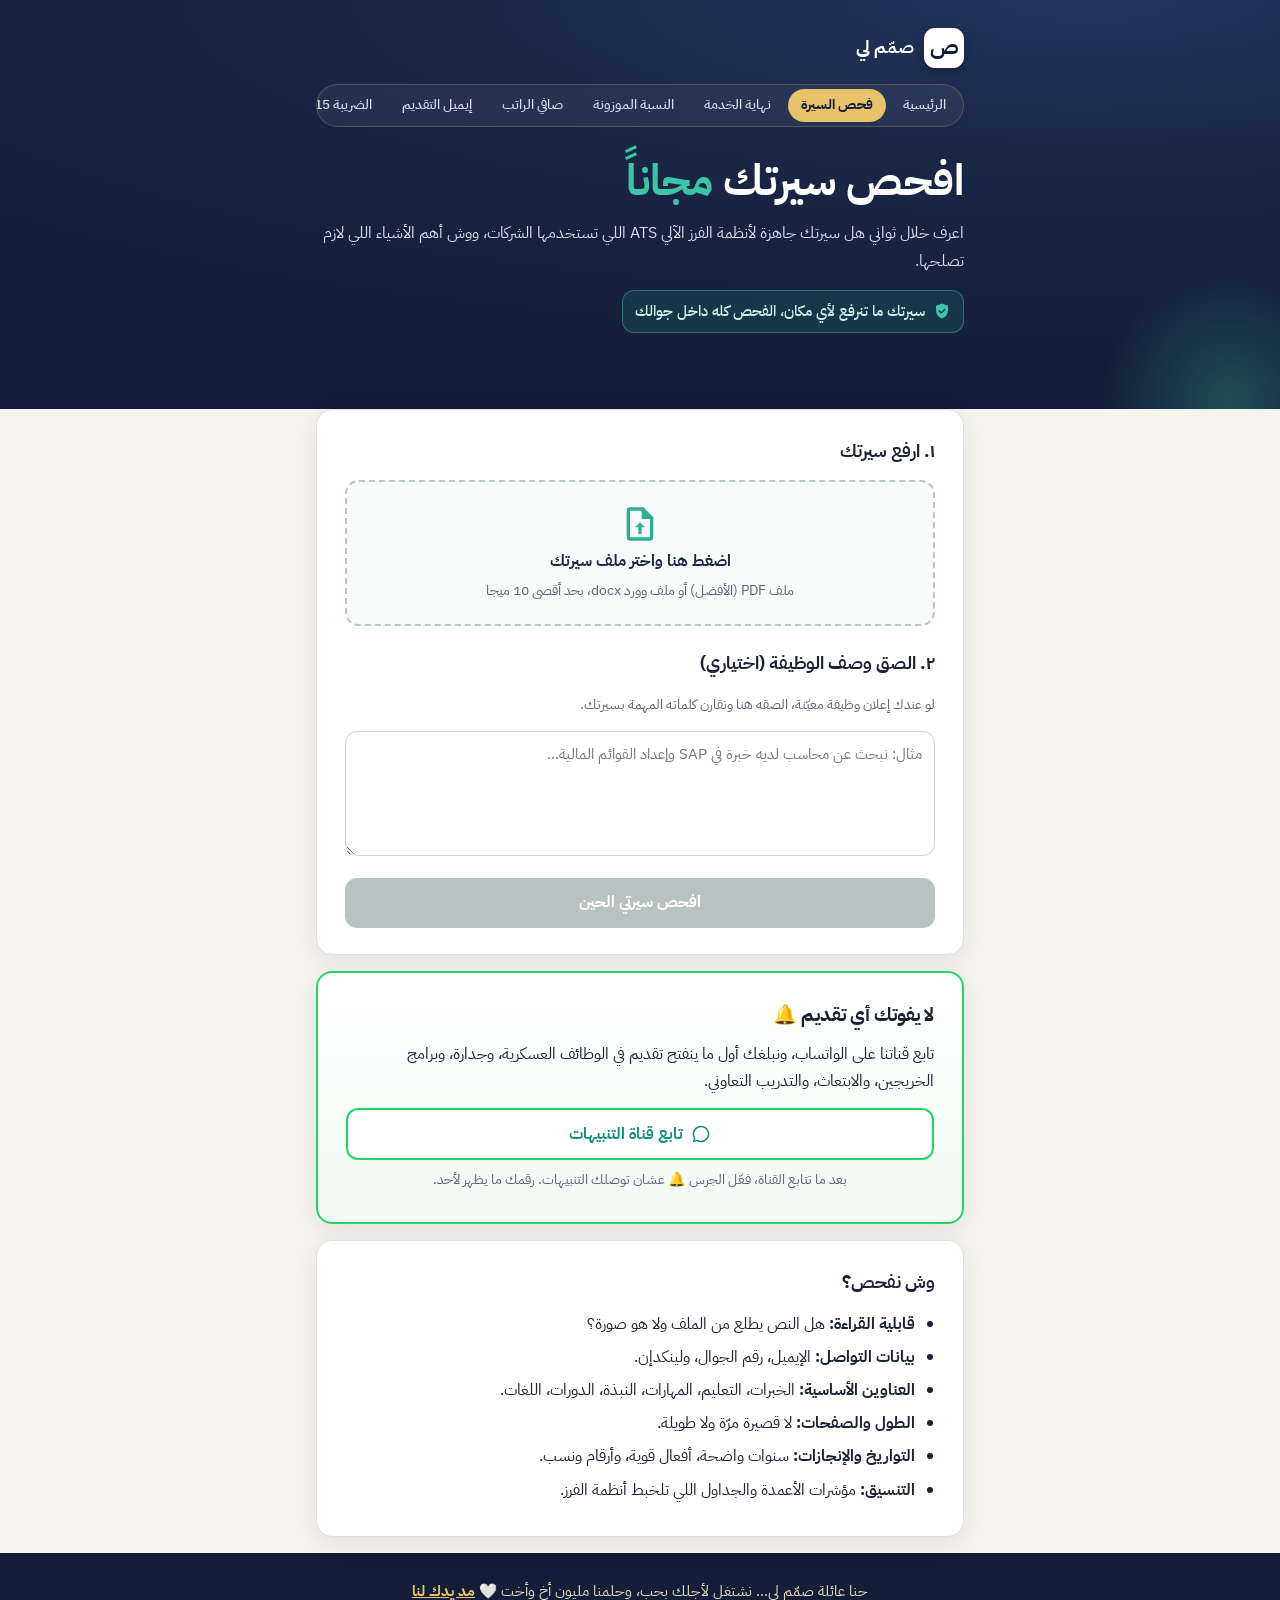
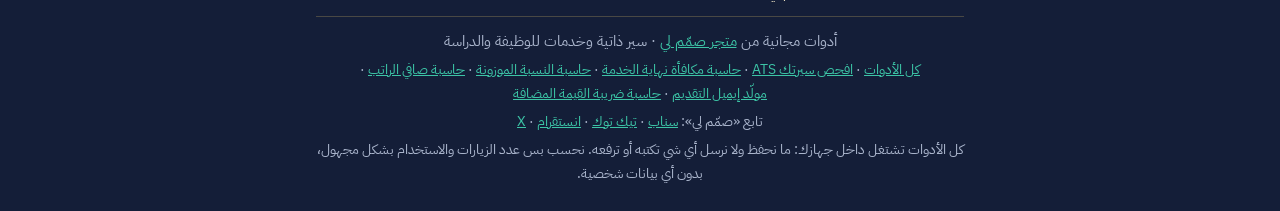
<file: fahs-cv/index.html>
<!doctype html>
<html lang="ar" dir="rtl">
<head>
<meta charset="utf-8">
<meta name="viewport" content="width=device-width, initial-scale=1">
<title>افحص سيرتك الذاتية ATS مجاناً | صمّم لي</title>
<meta name="description" content="أداة مجانية من صمّم لي تفحص سيرتك الذاتية وتعطيك نسبة جاهزية تقديرية لأنظمة الفرز ATS وأهم الملاحظات خلال ثواني. الفحص كله داخل جهازك وسيرتك ما تنرفع لأي مكان.">
<meta name="theme-color" content="#141e38">
<link rel="canonical" href="https://fooz1980k-sudo.github.io/fahs/fahs-cv/">
<meta property="og:type" content="website">
<meta property="og:locale" content="ar_SA">
<meta property="og:site_name" content="صمّم لي">
<meta property="og:title" content="افحص سيرتك الذاتية ATS مجاناً | صمّم لي">
<meta property="og:description" content="ارفع سيرتك PDF واعرف نسبة جاهزيتها لأنظمة الفرز ATS وأهم الملاحظات فوراً. مجاني، وسيرتك ما تطلع من جهازك.">
<meta property="og:url" content="https://fooz1980k-sudo.github.io/fahs/fahs-cv/">
<meta property="og:image" content="https://fooz1980k-sudo.github.io/fahs/assets/og.jpg">
<meta property="og:image:width" content="1200">
<meta property="og:image:height" content="630">
<meta property="og:image:alt" content="افحص سيرتك الذاتية ATS مجاناً | صمّم لي">
<meta name="twitter:card" content="summary_large_image">
<meta name="twitter:title" content="افحص سيرتك الذاتية ATS مجاناً | صمّم لي">
<meta name="twitter:description" content="ارفع سيرتك PDF واعرف نسبة جاهزيتها لأنظمة الفرز ATS وأهم الملاحظات فوراً. مجاني، وسيرتك ما تطلع من جهازك.">
<meta name="twitter:image" content="https://fooz1980k-sudo.github.io/fahs/assets/og.jpg">
<link rel="icon" href="../assets/favicon.svg" type="image/svg+xml">
<link rel="preconnect" href="https://fonts.googleapis.com">
<link rel="preconnect" href="https://fonts.gstatic.com" crossorigin>
<link href="https://fonts.googleapis.com/css2?family=IBM+Plex+Sans+Arabic:wght@400;500;600;700&display=swap" rel="stylesheet">
<link rel="stylesheet" href="../assets/style.css">
</head>
<body data-tool="cv" data-tool-name="افحص سيرتك ATS" data-url="https://fooz1980k-sudo.github.io/fahs/fahs-cv/" data-share="افحص سيرتك مجاناً خلال ثواني:">
<a class="skip" href="#main">تخطَّ للمحتوى</a>

<header class="hero">
  <div class="wrap">
    <a class="brand" href="https://smmlystore.com/" target="_blank" rel="noopener" aria-label="متجر صمّم لي">
      <span class="brand-mark" aria-hidden="true">ص</span>
      <span class="brand-name">صمّم لي</span>
    </a>
    <nav class="topnav" aria-label="أدوات صمّم لي المجانية"><a href="../">الرئيسية</a><a href="./" aria-current="page">فحص السيرة</a><a href="../mukafaa/">نهاية الخدمة</a><a href="../mawzoona/">النسبة الموزونة</a><a href="../rateb/">صافي الراتب</a><a href="../khitab/">إيميل التقديم</a><a href="../dareeba/">الضريبة 15٪</a></nav>
    <h1>افحص سيرتك <span class="accent">مجاناً</span></h1>
    <p class="lead">اعرف خلال ثواني هل سيرتك جاهزة لأنظمة الفرز الآلي <bdi>ATS</bdi> اللي تستخدمها الشركات، ووش أهم الأشياء اللي لازم تصلحها.</p>
    <p class="privacy" id="privacy">
      <svg viewBox="0 0 24 24" width="18" height="18" aria-hidden="true"><path fill="currentColor" d="M12 2 4 5v6c0 5 3.4 9.7 8 11 4.6-1.3 8-6 8-11V5l-8-3Zm-1 14-4-4 1.4-1.4L11 13.2l4.6-4.6L17 10l-6 6Z"/></svg>
      <span>سيرتك ما تنرفع لأي مكان، الفحص كله داخل جوالك</span>
    </p>
  </div>
</header>

<main id="main" class="wrap">
  <section class="card upload-card" aria-labelledby="upload-title">
    <h2 id="upload-title">١. ارفع سيرتك</h2>
    <label class="drop" id="drop" for="cv">
      <svg viewBox="0 0 24 24" width="40" height="40" aria-hidden="true"><path fill="currentColor" d="M14 2H6a2 2 0 0 0-2 2v16a2 2 0 0 0 2 2h12a2 2 0 0 0 2-2V8l-6-6Zm4 18H6V4h7v5h5v11Zm-9-6h2v4h2v-4h2l-3-3-3 3Z"/></svg>
      <span class="drop-title">اضغط هنا واختر ملف سيرتك</span>
      <span class="drop-hint">ملف <bdi>PDF</bdi> (الأفضل) أو ملف وورد <bdi>docx</bdi>، بحد أقصى 10 ميجا</span>
      <span class="file-name" id="fileName" hidden></span>
    </label>
    <input id="cv" class="sr-only" type="file" accept=".pdf,application/pdf,.docx,application/vnd.openxmlformats-officedocument.wordprocessingml.document">

    <h2 class="mt" id="jd-title"><label for="jd">٢. الصق وصف الوظيفة (اختياري)</label></h2>
    <p class="muted small" id="jd-help">لو عندك إعلان وظيفة معيّنة، الصقه هنا ونقارن كلماته المهمة بسيرتك.</p>
    <textarea id="jd" rows="4" aria-describedby="jd-help" placeholder="مثال: نبحث عن محاسب لديه خبرة في SAP وإعداد القوائم المالية..."></textarea>

    <button id="go" class="btn btn-primary btn-block" type="button" disabled>افحص سيرتي الحين</button>
    <p class="error" id="error" role="alert" hidden></p>
  </section>

  <section id="results" class="results" aria-live="polite" aria-busy="false" tabindex="-1">
    <div id="loading" class="card loading" hidden>
      <span class="spinner" aria-hidden="true"></span>
      <span>جاري قراءة سيرتك وفحصها داخل جهازك...</span>
    </div>

    <div id="report" hidden>
      <div class="card score-card">
        <div class="ring-wrap">
          <svg class="ring" viewBox="0 0 120 120" aria-hidden="true">
            <circle class="ring-bg" cx="60" cy="60" r="52"></circle>
            <circle class="ring-fg" id="ringFg" cx="60" cy="60" r="52"></circle>
          </svg>
          <div class="ring-text">
            <span class="ring-num" id="scoreNum">0٪</span>
            <span class="ring-sub">جاهزية تقديرية</span>
          </div>
        </div>
        <p class="score-label" id="scoreLabel"></p>
        <p class="score-sum" id="scoreSummary"></p>
        <p class="disclaimer">النتيجة تقديرية مبنية على قواعد عامة لأنظمة الفرز (ATS)، وما تمثل نظام شركة معينة.</p>
        <button class="btn btn-gold btn-block" id="cardBtn" type="button">
          <svg viewBox="0 0 24 24" width="20" height="20" aria-hidden="true"><path fill="currentColor" d="M18 16a3 3 0 0 0-2.4 1.2l-6.7-3.4a3 3 0 0 0 0-1.6l6.7-3.4A3 3 0 1 0 15 7l-6.7 3.4a3 3 0 1 0 0 3.2L15 17a3 3 0 1 0 3-1Z"/></svg>
          <span>حمّل بطاقة نتيجتك وشاركها</span>
        </button>
        <p class="card-msg" id="cardMsg" aria-live="polite">البطاقة فيها نسبتك بس، بدون أي شي من سيرتك.</p>
      </div>

      <div id="imageWarn" class="card warn-card" hidden>
        <h3>⚠️ سيرتك صورة!</h3>
        <p>ما قدرنا نقرأ نص من الملف. غالباً سيرتك محفوظة كصورة أو مسوية من برنامج تصميم بدون نص حقيقي، وأنظمة الـ <bdi>ATS</bdi> بتشوفها <strong>فاضية</strong> وممكن ترفضها تلقائياً.</p>
        <p class="small">الحل: سوّها من جديد بقالب نصّي متوافق مع ATS، وصدّرها PDF من Word أو Google Docs.</p>
      </div>

      <div class="card">
        <h3>أهم الملاحظات</h3>
        <ol class="issues" id="issues"></ol>
      </div>

      <div class="card" id="jdCard" hidden>
        <h3>التطابق مع وصف الوظيفة: <span id="jdPct" class="pct"></span></h3>
        <p class="small muted" id="jdNote"></p>
        <h4>كلمات موجودة في سيرتك</h4>
        <ul class="chips ok" id="jdMatched"></ul>
        <h4>كلمات ناقصة (أضفها لو تنطبق عليك)</h4>
        <ul class="chips miss" id="jdMissing"></ul>
      </div>

      <div class="card cta-card">
        <h3 id="ctaHead">تبي سيرتك تعدّي الفرز وتوصل للمقابلة؟</h3>
        <p>فريق <strong>صمّم لي</strong> يصمم لك سيرة متوافقة مع <bdi>ATS</bdi> بالعربي والإنجليزي.</p>
        <a class="btn btn-primary btn-block" target="_blank" rel="noopener" data-cta="cv-cat" href="https://smmlystore.com/%D8%A7%D9%84%D8%B3%D9%8A%D8%B1-%D8%A7%D9%84%D8%B0%D8%A7%D8%AA%D9%8A%D8%A9/c1544023681">خلّنا نصلحها لك</a>
        <a class="btn btn-gold btn-block" target="_blank" rel="noopener" data-cta="fahs-pro" href="https://smmlystore.com/%D9%81%D8%AD%D8%B5-%D8%A7%D9%84%D8%B3%D9%8A%D8%B1%D8%A9-%D8%A7%D9%84%D8%B0%D8%A7%D8%AA%D9%8A%D8%A9-ats-%D9%88%D8%AA%D9%82%D8%B1%D9%8A%D8%B1-%D9%86%D8%B3%D8%A8%D8%A9-%D8%A7%D9%84%D8%AA%D9%88%D8%A7%D9%81%D9%82-%D9%88%D8%A7%D9%84%D8%AA%D8%B9%D8%AF%D9%8A%D9%84%D8%A7%D8%AA-%D8%B5%D9%85%D9%85-%D9%84%D9%8A/p1428054391">تبي تقرير مفصّل؟ فحص احترافي</a>
        <p class="coupon">أول طلب؟ كود <code dir="ltr">FIRST15</code> خصم 15٪</p>
        <a class="btn btn-wa btn-block" href="https://smmlystore.com" target="_blank" rel="noopener"><span>تواصل معنا من المتجر</span>
        </a>
      </div>

      <section class="card alerts-card" aria-labelledby="alR-t">
        <h3 id="alR-t">لا يفوتك أي تقديم 🔔</h3>
        <p>تابع قناتنا على الواتساب، ونبلغك أول ما ينفتح تقديم في الوظائف العسكرية، وجدارة، وبرامج الخريجين، والابتعاث، والتدريب التعاوني.</p>
        <a class="btn btn-wa btn-block alerts-go" target="_blank" rel="noopener" href="https://whatsapp.com/channel/0029VbE9THRBadmdqMmXtS2N">
          <svg viewBox="0 0 24 24" width="20" height="20" aria-hidden="true"><path fill="currentColor" d="M12 2a10 10 0 0 0-8.6 15.1L2 22l5-1.3A10 10 0 1 0 12 2Zm0 18.2a8.2 8.2 0 0 1-4.2-1.2l-.3-.2-3 .8.8-2.9-.2-.3A8.2 8.2 0 1 1 12 20.2Z"/></svg>
          <span>تابع قناة التنبيهات</span>
        </a>
        <p class="small muted alerts-note">بعد ما تتابع القناة، فعّل الجرس 🔔 عشان توصلك التنبيهات. رقمك ما يظهر لأحد.</p>
      </section>

      <div class="card extra-card" id="reviewBox">
        <h3>الأداة أفادتك؟</h3>
        <div class="stars" id="stars" role="radiogroup" aria-label="قيّم بالنجوم">
          <button type="button" data-v="5" aria-label="5 نجوم">★</button><button type="button" data-v="4" aria-label="4 نجوم">★</button><button type="button" data-v="3" aria-label="3 نجوم">★</button><button type="button" data-v="2" aria-label="نجمتين">★</button><button type="button" data-v="1" aria-label="نجمة">★</button>
        </div>
        <p class="small muted" id="rateMsg" aria-live="polite">تقييمك يساعدنا نطوّر الأداة.</p>
        <div class="review">
          <h4 class="review-h">اكتب لنا رأيك</h4>
          <div class="row2">
            <div><label class="sr-only" for="rvName">الاسم</label><input id="rvName" class="inp" type="text" maxlength="30" autocomplete="given-name" placeholder="اسمك أو لقبك (اختياري)"></div>
            <div><label class="sr-only" for="rvCity">المدينة</label><input id="rvCity" class="inp" type="text" maxlength="30" placeholder="مدينتك (اختياري)"></div>
          </div>
          <label class="sr-only" for="rvMsg">رأيك</label>
          <textarea id="rvMsg" class="inp" rows="3" maxlength="300" placeholder="وش عجبك؟ ووش تبينا نطوّر؟"></textarea>
          <p class="rv-count small muted" id="rvCount" aria-live="polite">0 / 300</p>
          <label class="consent"><input type="checkbox" id="rvOk"><span>أوافق إن رأيي ينعرض في الموقع</span></label>
          <p class="error small" id="rvErr" role="alert" hidden></p>
          <button class="btn btn-primary btn-block" id="rvSend" type="button">أرسل رأيك</button>
          <p class="rv-thanks" id="rvThanks" aria-live="polite" hidden>شكراً لك 🤍 رأيك وصلنا، وبنعرضه بعد المراجعة إذا وافقت على النشر.</p>
        </div>
        <h3 class="mt">شاركها مع أحد يدوّر وظيفة</h3>
        <div class="share">
          <a class="btn btn-share" id="shareWa" target="_blank" rel="noopener" href="#">واتساب</a>
          <a class="btn btn-share" id="shareX" target="_blank" rel="noopener" href="#">X</a>
          <button class="btn btn-share" id="shareCopy" type="button">نسخ الرابط</button>
        </div>
      </div>

      <details class="card checklist">
        <summary>القائمة الكاملة للفحص (<span id="passCount"></span>)</summary>
        <ul id="checks"></ul>
        <p class="small muted">كل بند له وزن من 100، والنتيجة مجموع النقاط. القواعد عامة وتنطبق على أغلب أنظمة الفرز.</p>
      </details>

      <button id="again" class="btn btn-ghost btn-block" type="button">افحص ملف ثاني</button>
    </div>
  </section>

  <section class="card alerts-card" id="alertsLanding" aria-labelledby="alL-t">
    <h3 id="alL-t">لا يفوتك أي تقديم 🔔</h3>
    <p>تابع قناتنا على الواتساب، ونبلغك أول ما ينفتح تقديم في الوظائف العسكرية، وجدارة، وبرامج الخريجين، والابتعاث، والتدريب التعاوني.</p>
    <a class="btn btn-wa btn-block alerts-go" target="_blank" rel="noopener" href="https://whatsapp.com/channel/0029VbE9THRBadmdqMmXtS2N">
      <svg viewBox="0 0 24 24" width="20" height="20" aria-hidden="true"><path fill="currentColor" d="M12 2a10 10 0 0 0-8.6 15.1L2 22l5-1.3A10 10 0 1 0 12 2Zm0 18.2a8.2 8.2 0 0 1-4.2-1.2l-.3-.2-3 .8.8-2.9-.2-.3A8.2 8.2 0 1 1 12 20.2Z"/></svg>
      <span>تابع قناة التنبيهات</span>
    </a>
    <p class="small muted alerts-note">بعد ما تتابع القناة، فعّل الجرس 🔔 عشان توصلك التنبيهات. رقمك ما يظهر لأحد.</p>
  </section>

  <section class="card how" aria-labelledby="how-title">
    <h2 id="how-title">وش نفحص؟</h2>
    <ul class="how-list">
      <li><strong>قابلية القراءة:</strong> هل النص يطلع من الملف ولا هو صورة؟</li>
      <li><strong>بيانات التواصل:</strong> الإيميل، رقم الجوال، ولينكدإن.</li>
      <li><strong>العناوين الأساسية:</strong> الخبرات، التعليم، المهارات، النبذة، الدورات، اللغات.</li>
      <li><strong>الطول والصفحات:</strong> لا قصيرة مرّة ولا طويلة.</li>
      <li><strong>التواريخ والإنجازات:</strong> سنوات واضحة، أفعال قوية، وأرقام ونسب.</li>
      <li><strong>التنسيق:</strong> مؤشرات الأعمدة والجداول اللي تلخبط أنظمة الفرز.</li>
    </ul>
  </section>
</main>

<footer class="footer">
  <div class="wrap">
    <p class="foot-msg">حنا عائلة صمّم لي… نشتغل لأجلك بحب، وحلمنا مليون أخ وأخت 🤍 <a href="{R}#family">مد يدك لنا</a></p>
    <p>أدوات مجانية من <a href="https://smmlystore.com/" target="_blank" rel="noopener">متجر صمّم لي</a> · سير ذاتية وخدمات للوظيفة والدراسة</p>
    <p class="small foot-tools"><a href="../">كل الأدوات</a> · <a href="../fahs-cv/">افحص سيرتك ATS</a> · <a href="../mukafaa/">حاسبة مكافأة نهاية الخدمة</a> · <a href="../mawzoona/">حاسبة النسبة الموزونة</a> · <a href="../rateb/">حاسبة صافي الراتب</a> · <a href="../khitab/">مولّد إيميل التقديم</a> · <a href="../dareeba/">حاسبة ضريبة القيمة المضافة</a></p>
    <p class="small">تابع «صمّم لي»:
      <a href="https://www.snapchat.com/add/ii.i69i" target="_blank" rel="noopener">سناب</a> ·
      <a href="https://www.tiktok.com/@smmli_sa" target="_blank" rel="noopener">تيك توك</a> ·
      <a href="https://www.instagram.com/smmli_sa" target="_blank" rel="noopener">انستقرام</a> ·
      <a href="https://x.com/smmli_sa" target="_blank" rel="noopener">X</a>
    </p>
    <p class="small">كل الأدوات تشتغل داخل جهازك: ما نحفظ ولا نرسل أي شي تكتبه أو ترفعه. نحسب بس عدد الزيارات والاستخدام بشكل مجهول، بدون أي بيانات شخصية.</p>
  </div>
</footer>

<script src="../assets/vendor/pdfjs/pdf.min.js"></script>
<script src="../assets/app.js"></script>
<script src="cv.js"></script>
<script src="../assets/extras.js"></script>
<script src="../assets/growth.js"></script>
<script data-goatcounter="https://smmly-fahs.goatcounter.com/count" async src="https://gc.zgo.at/count.js"></script>
</body>
</html>
</file>
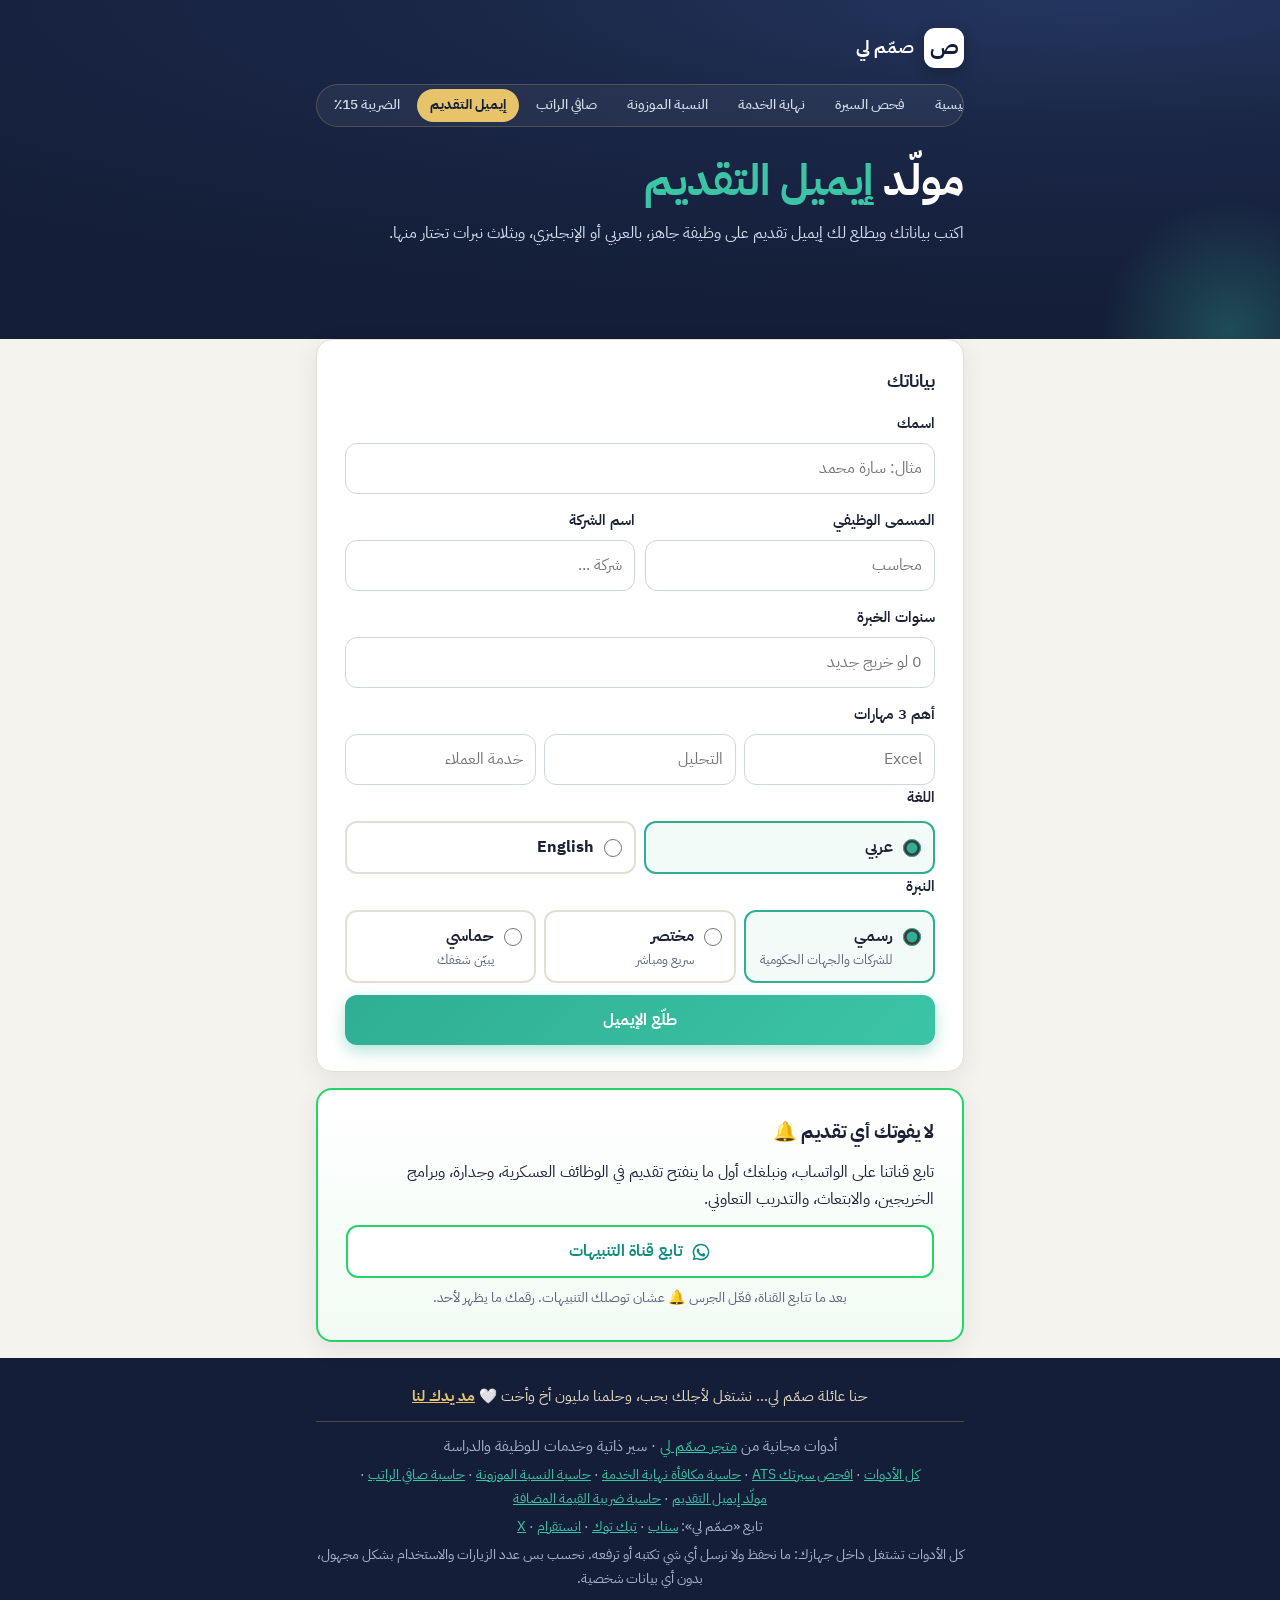
<file: khitab/index.html>
<!doctype html>
<html lang="ar" dir="rtl">
<head>
<meta charset="utf-8">
<meta name="viewport" content="width=device-width, initial-scale=1">
<title>مولّد إيميل التقديم على وظيفة مجاناً (عربي وإنجليزي) | صمّم لي</title>
<meta name="description" content="اكتب اسمك والمسمى الوظيفي والشركة وأهم مهاراتك، ويطلع لك إيميل تقديم على وظيفة جاهز بالعربي أو الإنجليزي بثلاث نبرات، مع نسخ وفتح في الإيميل.">
<meta name="theme-color" content="#141e38">
<link rel="canonical" href="https://fooz1980k-sudo.github.io/fahs/khitab/">
<meta property="og:type" content="website">
<meta property="og:locale" content="ar_SA">
<meta property="og:site_name" content="صمّم لي">
<meta property="og:title" content="مولّد إيميل التقديم على وظيفة | صمّم لي">
<meta property="og:description" content="إيميل تقديم جاهز بالعربي أو الإنجليزي خلال ثواني، مجاناً.">
<meta property="og:url" content="https://fooz1980k-sudo.github.io/fahs/khitab/">
<meta property="og:image" content="https://fooz1980k-sudo.github.io/fahs/assets/og-khitab.jpg">
<meta property="og:image:width" content="1200">
<meta property="og:image:height" content="630">
<meta property="og:image:alt" content="مولّد إيميل التقديم على وظيفة | صمّم لي">
<meta name="twitter:card" content="summary_large_image">
<meta name="twitter:title" content="مولّد إيميل التقديم على وظيفة | صمّم لي">
<meta name="twitter:description" content="إيميل تقديم جاهز بالعربي أو الإنجليزي خلال ثواني، مجاناً.">
<meta name="twitter:image" content="https://fooz1980k-sudo.github.io/fahs/assets/og-khitab.jpg">
<link rel="icon" href="../assets/favicon.svg" type="image/svg+xml">
<link rel="preconnect" href="https://fonts.googleapis.com">
<link rel="preconnect" href="https://fonts.gstatic.com" crossorigin>
<link href="https://fonts.googleapis.com/css2?family=IBM+Plex+Sans+Arabic:wght@400;500;600;700&display=swap" rel="stylesheet">
<link rel="stylesheet" href="../assets/style.css">
</head>
<body data-tool="khitab" data-tool-name="مولّد إيميل التقديم" data-url="https://fooz1980k-sudo.github.io/fahs/khitab/" data-share="جهّز إيميل التقديم على وظيفة مجاناً خلال ثواني:">
<a class="skip" href="#main">تخطَّ للمحتوى</a>

<header class="hero">
  <div class="wrap">
    <a class="brand" href="https://smmlystore.com/" target="_blank" rel="noopener" aria-label="متجر صمّم لي">
      <span class="brand-mark" aria-hidden="true">ص</span>
      <span class="brand-name">صمّم لي</span>
    </a>
    <nav class="topnav" aria-label="أدوات صمّم لي المجانية"><a href="../">الرئيسية</a><a href="../fahs-cv/">فحص السيرة</a><a href="../mukafaa/">نهاية الخدمة</a><a href="../mawzoona/">النسبة الموزونة</a><a href="../rateb/">صافي الراتب</a><a href="./" aria-current="page">إيميل التقديم</a><a href="../dareeba/">الضريبة 15٪</a></nav>
    <h1>مولّد <span class="accent">إيميل التقديم</span></h1>
    <p class="lead">اكتب بياناتك ويطلع لك إيميل تقديم على وظيفة جاهز، بالعربي أو الإنجليزي، وبثلاث نبرات تختار منها.</p>
  </div>
</header>

<main id="main" class="wrap">
  <form class="card" id="kForm" novalidate aria-labelledby="k-title">
    <h2 id="k-title">بياناتك</h2>
    <label class="fld" for="kName">اسمك</label>
    <input id="kName" class="inp" type="text" autocomplete="name" placeholder="مثال: سارة محمد">
    <div class="row2">
      <div><label class="fld" for="kTitle">المسمى الوظيفي</label><input id="kTitle" class="inp" type="text" placeholder="محاسب"></div>
      <div><label class="fld" for="kCompany">اسم الشركة</label><input id="kCompany" class="inp" type="text" placeholder="شركة ..."></div>
    </div>
    <label class="fld" for="kYears">سنوات الخبرة</label>
    <input id="kYears" class="inp" type="text" inputmode="numeric" placeholder="0 لو خريج جديد">
    <label class="fld" for="kS1">أهم 3 مهارات</label>
    <div class="row3">
      <div><input id="kS1" class="inp" type="text" aria-label="المهارة الأولى" placeholder="Excel"></div>
      <div><input id="kS2" class="inp" type="text" aria-label="المهارة الثانية" placeholder="التحليل"></div>
      <div><input id="kS3" class="inp" type="text" aria-label="المهارة الثالثة" placeholder="خدمة العملاء"></div>
    </div>

    <fieldset>
      <legend>اللغة</legend>
      <div class="radios radios-2">
        <label class="radio"><input type="radio" name="klang" value="ar" checked><span><b>عربي</b></span></label>
        <label class="radio"><input type="radio" name="klang" value="en"><span><b>English</b></span></label>
      </div>
    </fieldset>
    <fieldset>
      <legend>النبرة</legend>
      <div class="radios radios-3">
        <label class="radio"><input type="radio" name="ktone" value="formal" checked><span><b>رسمي</b><small>للشركات والجهات الحكومية</small></span></label>
        <label class="radio"><input type="radio" name="ktone" value="short"><span><b>مختصر</b><small>سريع ومباشر</small></span></label>
        <label class="radio"><input type="radio" name="ktone" value="bold"><span><b>حماسي</b><small>يبيّن شغفك</small></span></label>
      </div>
    </fieldset>

    <button class="btn btn-primary btn-block" type="submit">طلّع الإيميل</button>
    <p class="error" id="kErr" role="alert" hidden></p>
  </form>

  <section id="kOut" class="results" aria-live="polite" tabindex="-1" hidden>
    <div class="card">
      <h2>إيميلك جاهز ✉️</h2>
      <p class="small muted">راجعه وعدّل عليه قبل الإرسال، ولا تنسى ترفق سيرتك.</p>
      <label class="fld" for="kTo">إيميل جهة التوظيف (اختياري)</label>
      <input id="kTo" class="inp" type="email" dir="ltr" placeholder="hr@company.com">
      <label class="fld" for="kSubject">العنوان</label>
      <input id="kSubject" class="inp" type="text">
      <label class="fld" for="kBody">نص الإيميل</label>
      <textarea id="kBody" class="inp mail-body" rows="12"></textarea>
      <div class="row2 mt-s">
        <button class="btn btn-primary" id="kCopy" type="button">انسخ الإيميل</button>
        <a class="btn btn-ghost" id="kMail" href="mailto:">افتح في الإيميل</a>
      </div>
    </div>

      <div class="card cta-card">
        <h3>تبي رسالة تغطية مكتوبة خصيصاً للشركة؟</h3>
        <p>نكتب لك رسالة تغطية مخصصة لشركة معينة بالعربي أو الإنجليزي، ونصمم لك سيرة تعدّي الفرز.</p>
        <a class="btn btn-primary btn-block" target="_blank" rel="noopener" data-cta="cover" href="https://smmlystore.com/%D8%B1%D8%B3%D8%A7%D9%84%D8%A9-%D8%AA%D8%BA%D8%B7%D9%8A%D8%A9-%D9%85%D8%AE%D8%B5%D8%B5%D8%A9-%D9%84%D8%B4%D8%B1%D9%83%D8%A9-%D9%85%D8%B9%D9%8A%D9%86%D8%A9-%D8%B9%D8%B1%D8%A8%D9%8A-%D8%A3%D9%88-%D8%A5%D9%86%D8%AC%D9%84%D9%8A%D8%B2%D9%8A-%D8%B5%D9%85%D9%85-%D9%84%D9%8A/p879743534">رسالة تغطية مخصصة</a>
        <a class="btn btn-gold btn-block" target="_blank" rel="noopener" data-cta="cv-cat" href="https://smmlystore.com/%D8%A7%D9%84%D8%B3%D9%8A%D8%B1-%D8%A7%D9%84%D8%B0%D8%A7%D8%AA%D9%8A%D8%A9/c1544023681">شوف السير الذاتية</a>
        <p class="coupon">أول طلب؟ كود <code dir="ltr">FIRST15</code> خصم 15٪</p>
      </div>

      <div class="card extra-card" id="reviewBox">
        <h3>الأداة أفادتك؟</h3>
        <div class="stars" id="stars" role="radiogroup" aria-label="قيّم بالنجوم">
          <button type="button" data-v="5" aria-label="5 نجوم">★</button><button type="button" data-v="4" aria-label="4 نجوم">★</button><button type="button" data-v="3" aria-label="3 نجوم">★</button><button type="button" data-v="2" aria-label="نجمتين">★</button><button type="button" data-v="1" aria-label="نجمة">★</button>
        </div>
        <p class="small muted" id="rateMsg" aria-live="polite">تقييمك يساعدنا نطوّر الأداة.</p>
        <div class="review">
          <h4 class="review-h">اكتب لنا رأيك</h4>
          <div class="row2">
            <div><label class="sr-only" for="rvName">الاسم</label><input id="rvName" class="inp" type="text" maxlength="30" autocomplete="given-name" placeholder="اسمك أو لقبك (اختياري)"></div>
            <div><label class="sr-only" for="rvCity">المدينة</label><input id="rvCity" class="inp" type="text" maxlength="30" placeholder="مدينتك (اختياري)"></div>
          </div>
          <label class="sr-only" for="rvMsg">رأيك</label>
          <textarea id="rvMsg" class="inp" rows="3" maxlength="300" placeholder="وش عجبك؟ ووش تبينا نطوّر؟"></textarea>
          <p class="rv-count small muted" id="rvCount" aria-live="polite">0 / 300</p>
          <label class="consent"><input type="checkbox" id="rvOk"><span>أوافق إن رأيي ينعرض في الموقع</span></label>
          <p class="error small" id="rvErr" role="alert" hidden></p>
          <button class="btn btn-primary btn-block" id="rvSend" type="button">أرسل رأيك</button>
          <p class="rv-thanks" id="rvThanks" aria-live="polite" hidden>شكراً لك 🤍 رأيك وصلنا، وبنعرضه بعد المراجعة إذا وافقت على النشر.</p>
        </div>
        <h3 class="mt">شاركها مع أحد يدوّر وظيفة</h3>
        <div class="share">
          <a class="btn btn-share" id="shareWa" target="_blank" rel="noopener" href="#">واتساب</a>
          <a class="btn btn-share" id="shareX" target="_blank" rel="noopener" href="#">X</a>
          <button class="btn btn-share" id="shareCopy" type="button">نسخ الرابط</button>
        </div>
      </div>
  </section>

      <section class="card alerts-card" aria-labelledby="alK-t">
        <h3 id="alK-t">لا يفوتك أي تقديم 🔔</h3>
        <p>تابع قناتنا على الواتساب، ونبلغك أول ما ينفتح تقديم في الوظائف العسكرية، وجدارة، وبرامج الخريجين، والابتعاث، والتدريب التعاوني.</p>
        <a class="btn btn-wa btn-block alerts-go" target="_blank" rel="noopener" href="https://whatsapp.com/channel/0029VbE9THRBadmdqMmXtS2N">
          <svg viewBox="0 0 24 24" width="20" height="20" aria-hidden="true"><path fill="currentColor" d="M12 2a10 10 0 0 0-8.6 15.1L2 22l5-1.3A10 10 0 1 0 12 2Zm0 18.2a8.2 8.2 0 0 1-4.2-1.2l-.3-.2-3 .8.8-2.9-.2-.3A8.2 8.2 0 1 1 12 20.2Zm4.5-6.1c-.2-.1-1.5-.7-1.7-.8-.2-.1-.4-.1-.6.1l-.8 1c-.1.2-.3.2-.5.1a6.7 6.7 0 0 1-3.3-2.9c-.3-.4.2-.4.7-1.3.1-.2 0-.3 0-.4l-.8-1.8c-.2-.5-.4-.4-.6-.4h-.5a1 1 0 0 0-.7.3 3 3 0 0 0-.9 2.2c0 1.3.9 2.5 1 2.7.1.2 1.8 2.8 4.4 3.9 1.6.7 2.3.8 3.1.6.5-.1 1.5-.6 1.7-1.2.2-.6.2-1.1.2-1.2-.1-.1-.3-.2-.5-.3Z"/></svg>
          <span>تابع قناة التنبيهات</span>
        </a>
        <p class="small muted alerts-note">بعد ما تتابع القناة، فعّل الجرس 🔔 عشان توصلك التنبيهات. رقمك ما يظهر لأحد.</p>
      </section>
</main>

<footer class="footer">
  <div class="wrap">
    <p class="foot-msg">حنا عائلة صمّم لي… نشتغل لأجلك بحب، وحلمنا مليون أخ وأخت 🤍 <a href="{R}#family">مد يدك لنا</a></p>
    <p>أدوات مجانية من <a href="https://smmlystore.com/" target="_blank" rel="noopener">متجر صمّم لي</a> · سير ذاتية وخدمات للوظيفة والدراسة</p>
    <p class="small foot-tools"><a href="../">كل الأدوات</a> · <a href="../fahs-cv/">افحص سيرتك ATS</a> · <a href="../mukafaa/">حاسبة مكافأة نهاية الخدمة</a> · <a href="../mawzoona/">حاسبة النسبة الموزونة</a> · <a href="../rateb/">حاسبة صافي الراتب</a> · <a href="../khitab/">مولّد إيميل التقديم</a> · <a href="../dareeba/">حاسبة ضريبة القيمة المضافة</a></p>
    <p class="small">تابع «صمّم لي»:
      <a href="https://www.snapchat.com/add/ii.i69i" target="_blank" rel="noopener">سناب</a> ·
      <a href="https://www.tiktok.com/@smmli_sa" target="_blank" rel="noopener">تيك توك</a> ·
      <a href="https://www.instagram.com/smmli_sa" target="_blank" rel="noopener">انستقرام</a> ·
      <a href="https://x.com/smmli_sa" target="_blank" rel="noopener">X</a>
    </p>
    <p class="small">كل الأدوات تشتغل داخل جهازك: ما نحفظ ولا نرسل أي شي تكتبه أو ترفعه. نحسب بس عدد الزيارات والاستخدام بشكل مجهول، بدون أي بيانات شخصية.</p>
  </div>
</footer>

<script src="khitab.js"></script>
<script src="../assets/extras.js"></script>
<script src="../assets/growth.js"></script>
<script data-goatcounter="https://smmly-fahs.goatcounter.com/count" async src="https://gc.zgo.at/count.js"></script>
</body>
</html>
</file>
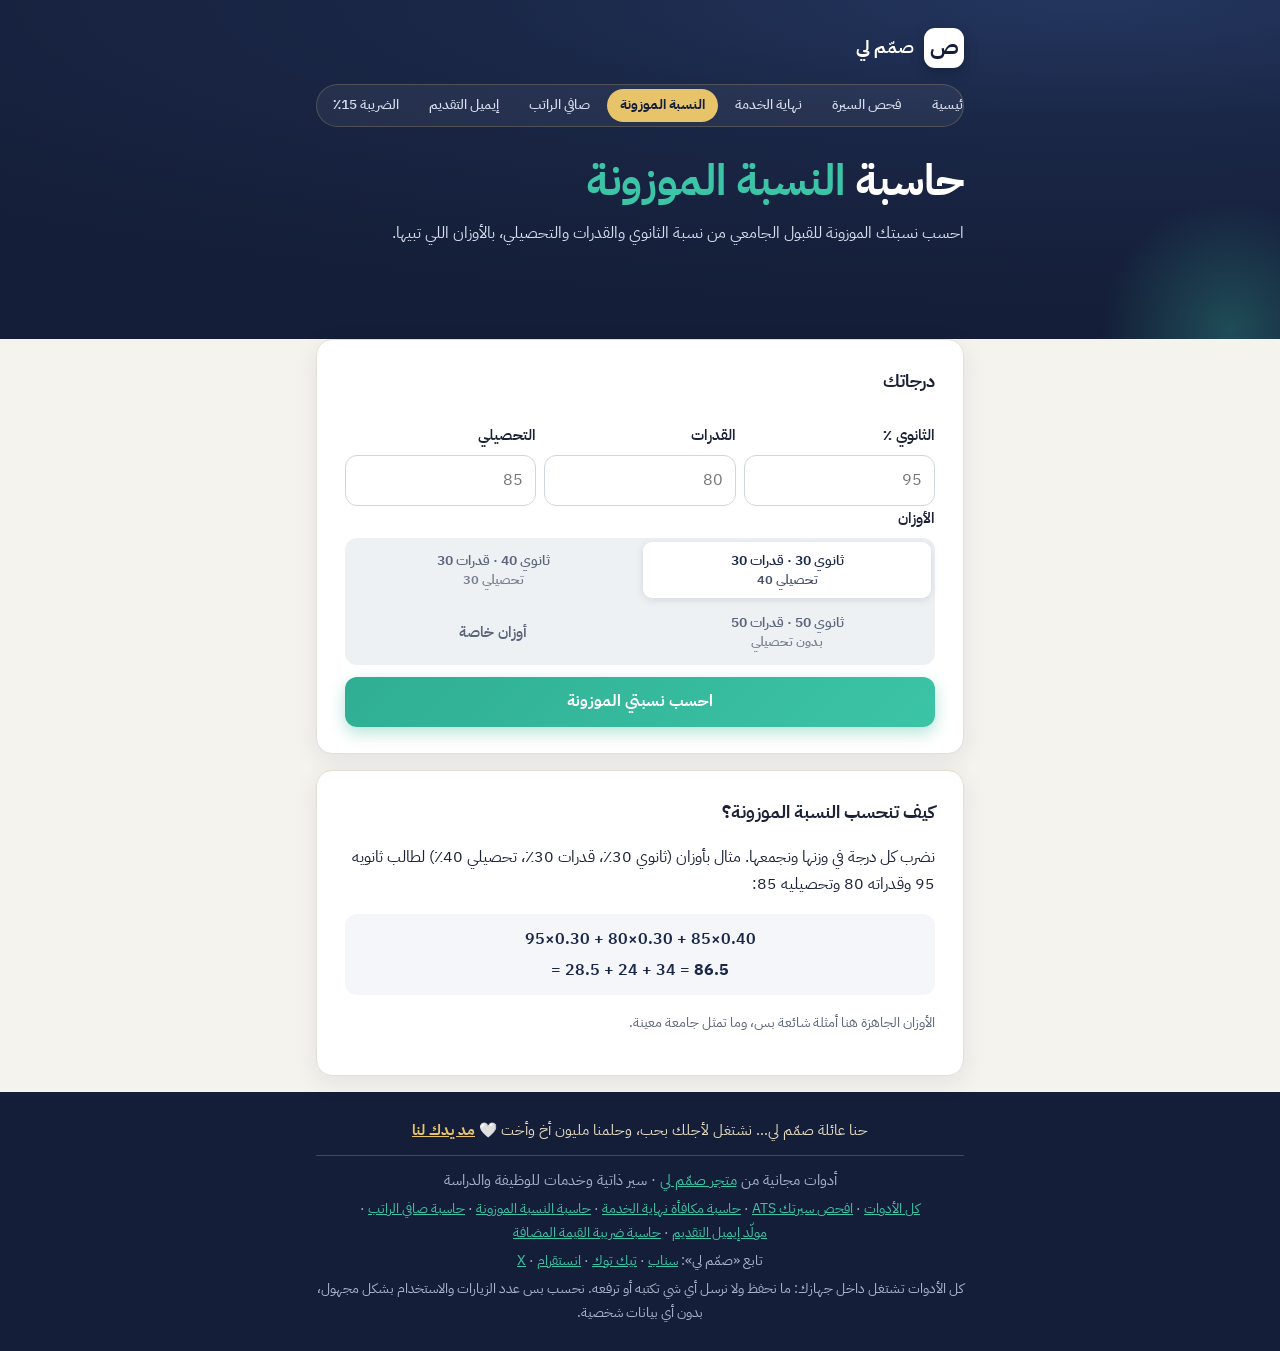
<file: mawzoona/index.html>
<!doctype html>
<html lang="ar" dir="rtl">
<head>
<meta charset="utf-8">
<meta name="viewport" content="width=device-width, initial-scale=1">
<title>حاسبة النسبة الموزونة 2026 للقبول الجامعي | صمّم لي</title>
<meta name="description" content="احسب نسبتك الموزونة مجاناً من نسبة الثانوي والقدرات والتحصيلي، بأوزان جاهزة 30/30/40 و40/30/30 و50/50 أو أوزانك الخاصة، مع شرح الحساب.">
<meta name="theme-color" content="#141e38">
<link rel="canonical" href="https://fooz1980k-sudo.github.io/fahs/mawzoona/">
<meta property="og:type" content="website">
<meta property="og:locale" content="ar_SA">
<meta property="og:site_name" content="صمّم لي">
<meta property="og:title" content="حاسبة النسبة الموزونة للقبول الجامعي | صمّم لي">
<meta property="og:description" content="ثانوي + قدرات + تحصيلي: احسب نسبتك الموزونة بالأوزان اللي تبيها، مجاناً.">
<meta property="og:url" content="https://fooz1980k-sudo.github.io/fahs/mawzoona/">
<meta property="og:image" content="https://fooz1980k-sudo.github.io/fahs/assets/og-mawzoona.jpg">
<meta property="og:image:width" content="1200">
<meta property="og:image:height" content="630">
<meta property="og:image:alt" content="حاسبة النسبة الموزونة للقبول الجامعي | صمّم لي">
<meta name="twitter:card" content="summary_large_image">
<meta name="twitter:title" content="حاسبة النسبة الموزونة للقبول الجامعي | صمّم لي">
<meta name="twitter:description" content="ثانوي + قدرات + تحصيلي: احسب نسبتك الموزونة بالأوزان اللي تبيها، مجاناً.">
<meta name="twitter:image" content="https://fooz1980k-sudo.github.io/fahs/assets/og-mawzoona.jpg">
<link rel="icon" href="../assets/favicon.svg" type="image/svg+xml">
<link rel="preconnect" href="https://fonts.googleapis.com">
<link rel="preconnect" href="https://fonts.gstatic.com" crossorigin>
<link href="https://fonts.googleapis.com/css2?family=IBM+Plex+Sans+Arabic:wght@400;500;600;700&display=swap" rel="stylesheet">
<link rel="stylesheet" href="../assets/style.css">
</head>
<body data-tool="mawzoona" data-tool-name="حاسبة النسبة الموزونة" data-url="https://fooz1980k-sudo.github.io/fahs/mawzoona/" data-share="احسب نسبتك الموزونة للقبول الجامعي مجاناً:">
<a class="skip" href="#main">تخطَّ للمحتوى</a>

<header class="hero">
  <div class="wrap">
    <a class="brand" href="https://smmlystore.com/" target="_blank" rel="noopener" aria-label="متجر صمّم لي">
      <span class="brand-mark" aria-hidden="true">ص</span>
      <span class="brand-name">صمّم لي</span>
    </a>
    <nav class="topnav" aria-label="أدوات صمّم لي المجانية"><a href="../">الرئيسية</a><a href="../fahs-cv/">فحص السيرة</a><a href="../mukafaa/">نهاية الخدمة</a><a href="./" aria-current="page">النسبة الموزونة</a><a href="../rateb/">صافي الراتب</a><a href="../khitab/">إيميل التقديم</a><a href="../dareeba/">الضريبة 15٪</a></nav>
    <h1>حاسبة <span class="accent">النسبة الموزونة</span></h1>
    <p class="lead">احسب نسبتك الموزونة للقبول الجامعي من نسبة الثانوي والقدرات والتحصيلي، بالأوزان اللي تبيها.</p>
  </div>
</header>

<main id="main" class="wrap">
  <form class="card" id="wForm" novalidate aria-labelledby="w-title">
    <h2 id="w-title">درجاتك</h2>
    <div class="row3">
      <div><label class="fld" for="sHs">الثانوي ٪</label><input id="sHs" class="inp" type="text" inputmode="decimal" placeholder="95"></div>
      <div><label class="fld" for="sQ">القدرات</label><input id="sQ" class="inp" type="text" inputmode="decimal" placeholder="80"></div>
      <div id="tWrap"><label class="fld" for="sT">التحصيلي</label><input id="sT" class="inp" type="text" inputmode="decimal" placeholder="85"></div>
    </div>
    <p class="hint" id="tHint" hidden>الأوزان الحالية ما فيها تحصيلي، فما ندخله في الحساب.</p>

    <fieldset>
      <legend>الأوزان</legend>
      <div class="seg seg-wrap" role="group" aria-label="أوزان جاهزة">
        <button type="button" data-preset="p334" class="on" aria-pressed="true"><span>ثانوي 30 · قدرات 30</span><span>تحصيلي 40</span></button>
        <button type="button" data-preset="p433" aria-pressed="false"><span>ثانوي 40 · قدرات 30</span><span>تحصيلي 30</span></button>
        <button type="button" data-preset="p55" aria-pressed="false"><span>ثانوي 50 · قدرات 50</span><span>بدون تحصيلي</span></button>
        <button type="button" data-preset="custom" aria-pressed="false">أوزان خاصة</button>
      </div>
      <div id="wCustom" hidden>
        <div class="row3">
          <div><label class="fld" for="wHs">وزن الثانوي ٪</label><input id="wHs" class="inp" type="text" inputmode="decimal"></div>
          <div><label class="fld" for="wQ">وزن القدرات ٪</label><input id="wQ" class="inp" type="text" inputmode="decimal"></div>
          <div><label class="fld" for="wT">وزن التحصيلي ٪</label><input id="wT" class="inp" type="text" inputmode="decimal"></div>
        </div>
        <p class="hint">مجموع الأوزان لازم يكون 100. خذ الأوزان من موقع الجامعة أو دليل القبول.</p>
      </div>
    </fieldset>

    <button class="btn btn-primary btn-block" type="submit">احسب نسبتي الموزونة</button>
    <p class="error" id="wErr" role="alert" hidden></p>
  </form>

  <section id="wOut" class="results" aria-live="polite" tabindex="-1" hidden>
    <div class="card out-card">
      <h2>نسبتك الموزونة التقديرية</h2>
      <p class="out-amount" id="wTotal"></p>
      <p class="out-note" id="wExplain"></p>
      <table class="bd"><tbody id="wTable"></tbody></table>
      <p class="disclaimer" style="margin-top:12px">كل جامعة وكلية تحدد أوزانها ونسبها بنفسها، وممكن تتغير كل سنة. تأكد من دليل القبول الرسمي للجامعة.</p>
        <button class="btn btn-gold btn-block" id="cardBtn" type="button">
          <svg viewBox="0 0 24 24" width="20" height="20" aria-hidden="true"><path fill="currentColor" d="M18 16a3 3 0 0 0-2.4 1.2l-6.7-3.4a3 3 0 0 0 0-1.6l6.7-3.4A3 3 0 1 0 15 7l-6.7 3.4a3 3 0 1 0 0 3.2L15 17a3 3 0 1 0 3-1Z"/></svg>
          <span>حمّل بطاقة نتيجتك وشاركها</span>
        </button>
        <p class="card-msg" id="cardMsg" aria-live="polite">البطاقة فيها النسبة والأوزان بس، بدون اسمك.</p>
    </div>

      <div class="card cta-card">
        <h3>تبي تضمن قبولك؟ جهّز ملفك صح</h3>
        <p>نساعدك في التقديم على الجامعات، ونكتب لك خطاب الغرض للابتعاث والقبول.</p>
        <a class="btn btn-primary btn-block" target="_blank" rel="noopener" data-cta="uni" href="https://smmlystore.com/%D8%A8%D8%A7%D9%82%D8%A9-%D8%A7%D9%84%D9%82%D8%A8%D9%88%D9%84-%D8%A7%D9%84%D8%AC%D8%A7%D9%85%D8%B9%D9%8A-%D8%B5%D9%85%D9%85-%D9%84%D9%8A/p970248255">باقة القبول الجامعي</a>
        <a class="btn btn-gold btn-block" target="_blank" rel="noopener" data-cta="sop" href="https://smmlystore.com/%D8%AE%D8%B7%D8%A7%D8%A8-%D8%A7%D9%84%D8%BA%D8%B1%D8%B6-%D9%84%D9%84%D8%A7%D8%A8%D8%AA%D8%B9%D8%A7%D8%AB-%D9%88%D8%A7%D9%84%D9%82%D8%A8%D9%88%D9%84-%D8%A7%D9%84%D8%AC%D8%A7%D9%85%D8%B9%D9%8A-%D8%B5%D9%85%D9%85-%D9%84%D9%8A/p118163605">خطاب الغرض للابتعاث والقبول</a>
        <p class="coupon">أول طلب؟ كود <code dir="ltr">FIRST15</code> خصم 15٪</p>
      </div>

      <div class="card extra-card" id="reviewBox">
        <h3>الأداة أفادتك؟</h3>
        <div class="stars" id="stars" role="radiogroup" aria-label="قيّم بالنجوم">
          <button type="button" data-v="5" aria-label="5 نجوم">★</button><button type="button" data-v="4" aria-label="4 نجوم">★</button><button type="button" data-v="3" aria-label="3 نجوم">★</button><button type="button" data-v="2" aria-label="نجمتين">★</button><button type="button" data-v="1" aria-label="نجمة">★</button>
        </div>
        <p class="small muted" id="rateMsg" aria-live="polite">تقييمك يساعدنا نطوّر الأداة.</p>
        <div class="review">
          <h4 class="review-h">اكتب لنا رأيك</h4>
          <div class="row2">
            <div><label class="sr-only" for="rvName">الاسم</label><input id="rvName" class="inp" type="text" maxlength="30" autocomplete="given-name" placeholder="اسمك أو لقبك (اختياري)"></div>
            <div><label class="sr-only" for="rvCity">المدينة</label><input id="rvCity" class="inp" type="text" maxlength="30" placeholder="مدينتك (اختياري)"></div>
          </div>
          <label class="sr-only" for="rvMsg">رأيك</label>
          <textarea id="rvMsg" class="inp" rows="3" maxlength="300" placeholder="وش عجبك؟ ووش تبينا نطوّر؟"></textarea>
          <p class="rv-count small muted" id="rvCount" aria-live="polite">0 / 300</p>
          <label class="consent"><input type="checkbox" id="rvOk"><span>أوافق إن رأيي ينعرض في الموقع</span></label>
          <p class="error small" id="rvErr" role="alert" hidden></p>
          <button class="btn btn-primary btn-block" id="rvSend" type="button">أرسل رأيك</button>
          <p class="rv-thanks" id="rvThanks" aria-live="polite" hidden>شكراً لك 🤍 رأيك وصلنا، وبنعرضه بعد المراجعة إذا وافقت على النشر.</p>
        </div>
        <h3 class="mt">شاركها مع أحد يقدّم على الجامعة</h3>
        <div class="share">
          <a class="btn btn-share" id="shareWa" target="_blank" rel="noopener" href="#">واتساب</a>
          <a class="btn btn-share" id="shareX" target="_blank" rel="noopener" href="#">X</a>
          <button class="btn btn-share" id="shareCopy" type="button">نسخ الرابط</button>
        </div>
      </div>
  </section>

  <section class="card how" aria-labelledby="how-w">
    <h2 id="how-w">كيف تنحسب النسبة الموزونة؟</h2>
    <p>نضرب كل درجة في وزنها ونجمعها. مثال بأوزان (ثانوي 30٪، قدرات 30٪، تحصيلي 40٪) لطالب ثانويه 95 وقدراته 80 وتحصيليه 85:</p>
    <p class="math" dir="ltr">95×0.30 + 80×0.30 + 85×0.40<br>= 28.5 + 24 + 34 = <b>86.5</b></p>
    <p class="small muted">الأوزان الجاهزة هنا أمثلة شائعة بس، وما تمثل جامعة معينة.</p>
  </section>
</main>

<footer class="footer">
  <div class="wrap">
    <p class="foot-msg">حنا عائلة صمّم لي… نشتغل لأجلك بحب، وحلمنا مليون أخ وأخت 🤍 <a href="{R}#family">مد يدك لنا</a></p>
    <p>أدوات مجانية من <a href="https://smmlystore.com/" target="_blank" rel="noopener">متجر صمّم لي</a> · سير ذاتية وخدمات للوظيفة والدراسة</p>
    <p class="small foot-tools"><a href="../">كل الأدوات</a> · <a href="../fahs-cv/">افحص سيرتك ATS</a> · <a href="../mukafaa/">حاسبة مكافأة نهاية الخدمة</a> · <a href="../mawzoona/">حاسبة النسبة الموزونة</a> · <a href="../rateb/">حاسبة صافي الراتب</a> · <a href="../khitab/">مولّد إيميل التقديم</a> · <a href="../dareeba/">حاسبة ضريبة القيمة المضافة</a></p>
    <p class="small">تابع «صمّم لي»:
      <a href="https://www.snapchat.com/add/ii.i69i" target="_blank" rel="noopener">سناب</a> ·
      <a href="https://www.tiktok.com/@smmli_sa" target="_blank" rel="noopener">تيك توك</a> ·
      <a href="https://www.instagram.com/smmli_sa" target="_blank" rel="noopener">انستقرام</a> ·
      <a href="https://x.com/smmli_sa" target="_blank" rel="noopener">X</a>
    </p>
    <p class="small">كل الأدوات تشتغل داخل جهازك: ما نحفظ ولا نرسل أي شي تكتبه أو ترفعه. نحسب بس عدد الزيارات والاستخدام بشكل مجهول، بدون أي بيانات شخصية.</p>
  </div>
</footer>

<script src="mawzoona.js"></script>
<script src="../assets/extras.js"></script>
<script src="../assets/growth.js"></script>
<script data-goatcounter="https://smmly-fahs.goatcounter.com/count" async src="https://gc.zgo.at/count.js"></script>
</body>
</html>
</file>
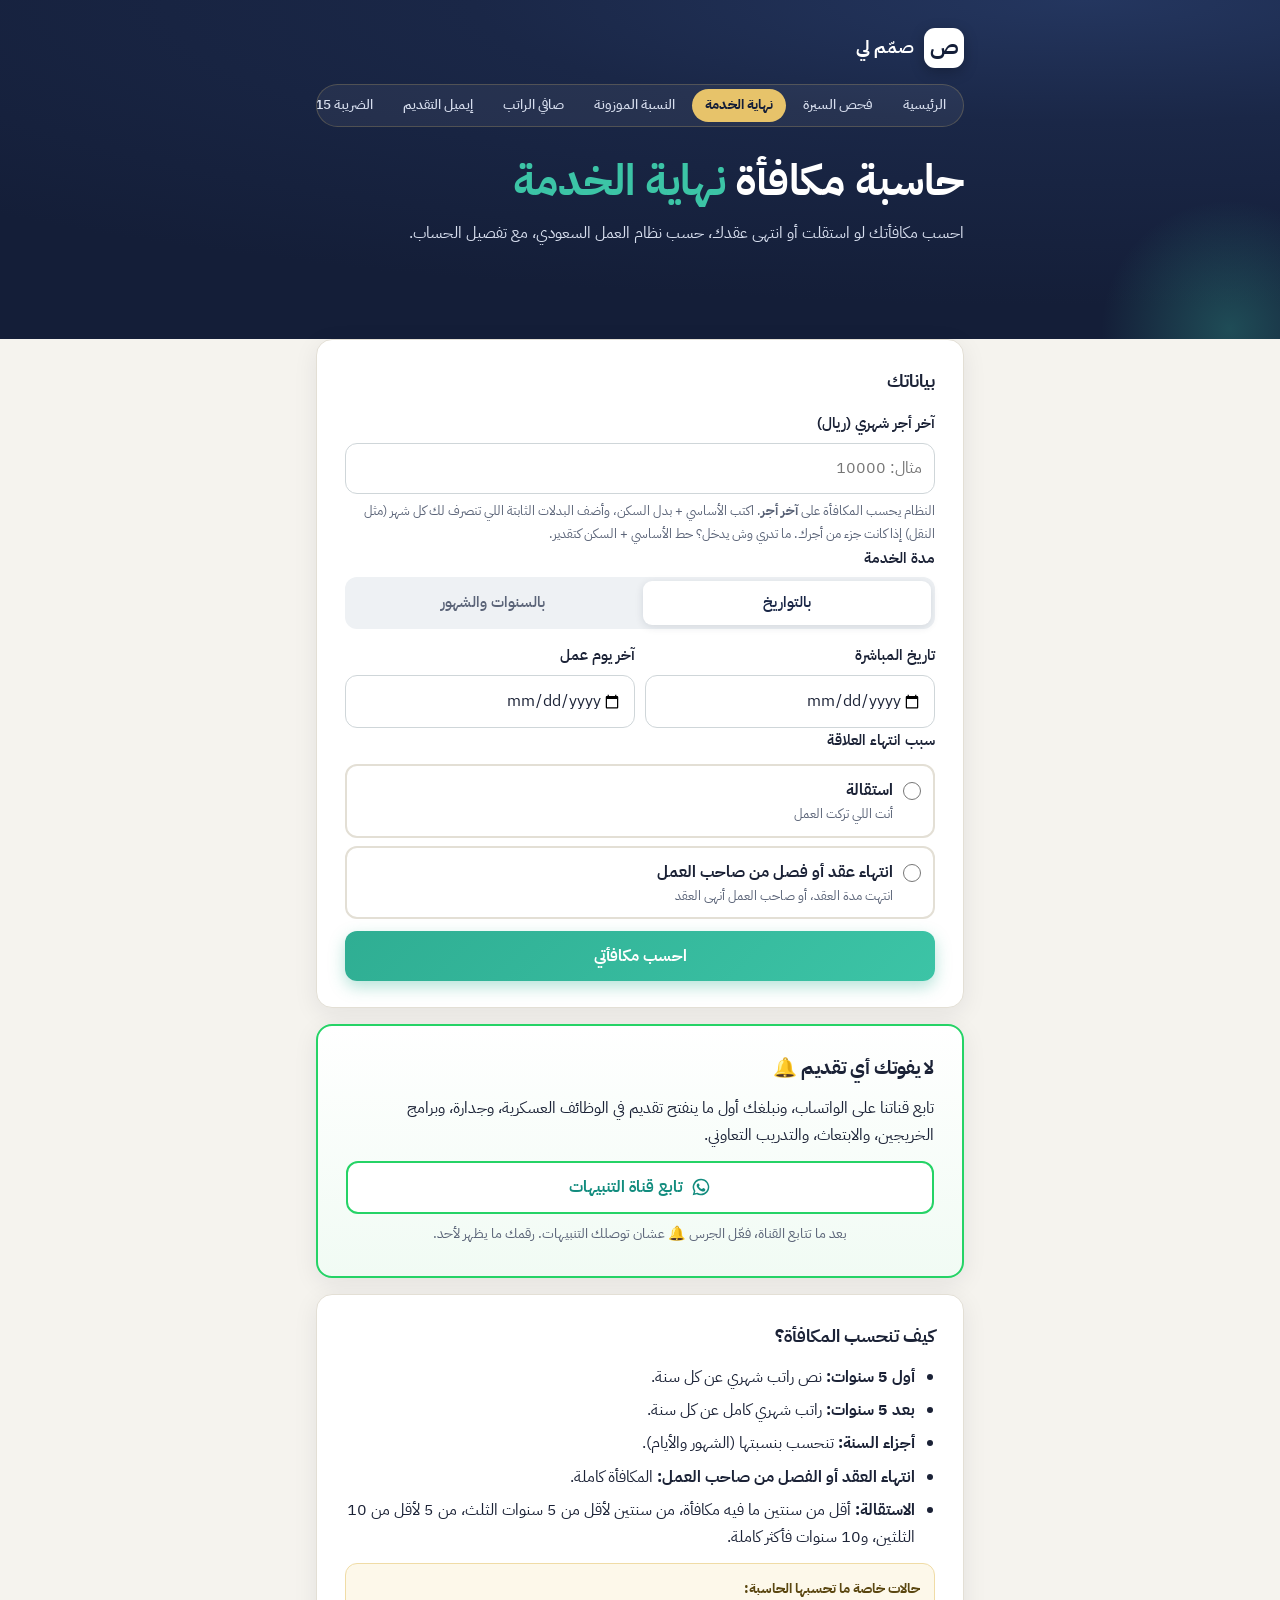
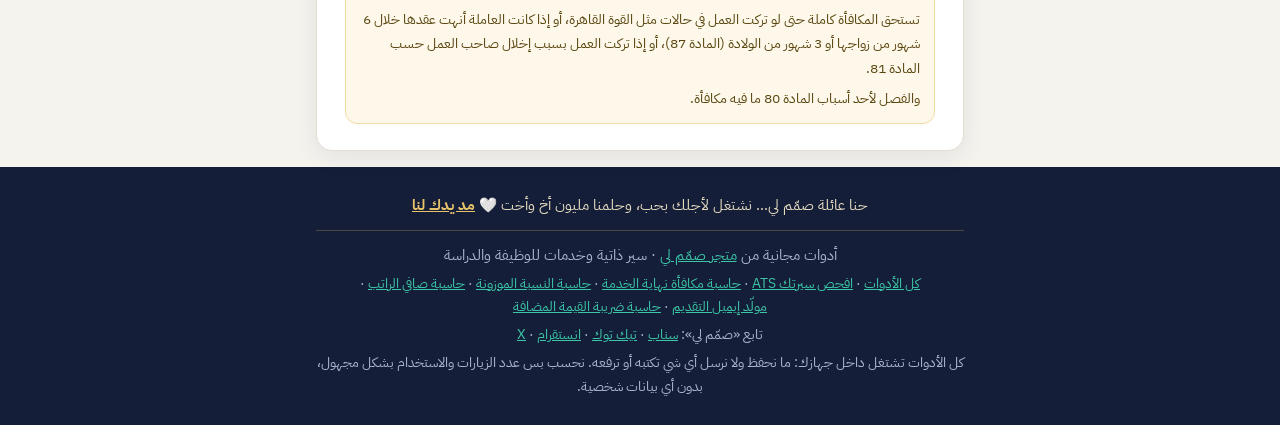
<file: mukafaa/index.html>
<!doctype html>
<html lang="ar" dir="rtl">
<head>
<meta charset="utf-8">
<meta name="viewport" content="width=device-width, initial-scale=1">
<title>حاسبة مكافأة نهاية الخدمة 2026 | صمّم لي</title>
<meta name="description" content="احسب مكافأة نهاية الخدمة مجاناً حسب نظام العمل السعودي (المادة 84 و85): استقالة أو انتهاء عقد أو فصل، بالتواريخ أو بالمدة، مع تفصيل الحساب خطوة بخطوة.">
<meta name="theme-color" content="#141e38">
<link rel="canonical" href="https://fooz1980k-sudo.github.io/fahs/mukafaa/">
<meta property="og:type" content="website">
<meta property="og:locale" content="ar_SA">
<meta property="og:site_name" content="صمّم لي">
<meta property="og:title" content="حاسبة مكافأة نهاية الخدمة 2026 | صمّم لي">
<meta property="og:description" content="كم مكافأتك لو استقلت أو انتهى عقدك؟ احسبها حسب نظام العمل السعودي مع التفصيل، مجاناً.">
<meta property="og:url" content="https://fooz1980k-sudo.github.io/fahs/mukafaa/">
<meta property="og:image" content="https://fooz1980k-sudo.github.io/fahs/assets/og-mukafaa.jpg">
<meta property="og:image:width" content="1200">
<meta property="og:image:height" content="630">
<meta property="og:image:alt" content="حاسبة مكافأة نهاية الخدمة من صمّم لي">
<meta name="twitter:card" content="summary_large_image">
<meta name="twitter:title" content="حاسبة مكافأة نهاية الخدمة 2026 | صمّم لي">
<meta name="twitter:description" content="احسب مكافأة نهاية الخدمة حسب نظام العمل السعودي (المادة 84 و85) مع التفصيل.">
<meta name="twitter:image" content="https://fooz1980k-sudo.github.io/fahs/assets/og-mukafaa.jpg">
<link rel="icon" href="../assets/favicon.svg" type="image/svg+xml">
<link rel="preconnect" href="https://fonts.googleapis.com">
<link rel="preconnect" href="https://fonts.gstatic.com" crossorigin>
<link href="https://fonts.googleapis.com/css2?family=IBM+Plex+Sans+Arabic:wght@400;500;600;700&display=swap" rel="stylesheet">
<link rel="stylesheet" href="../assets/style.css">
</head>
<body data-tool="mukafaa" data-tool-name="حاسبة مكافأة نهاية الخدمة" data-url="https://fooz1980k-sudo.github.io/fahs/mukafaa/" data-share="احسب مكافأة نهاية الخدمة مجاناً حسب نظام العمل السعودي:">
<a class="skip" href="#main">تخطَّ للمحتوى</a>

<header class="hero">
  <div class="wrap">
    <a class="brand" href="https://smmlystore.com/" target="_blank" rel="noopener" aria-label="متجر صمّم لي">
      <span class="brand-mark" aria-hidden="true">ص</span>
      <span class="brand-name">صمّم لي</span>
    </a>
    <nav class="topnav" aria-label="أدوات صمّم لي المجانية"><a href="../">الرئيسية</a><a href="../fahs-cv/">فحص السيرة</a><a href="./" aria-current="page">نهاية الخدمة</a><a href="../mawzoona/">النسبة الموزونة</a><a href="../rateb/">صافي الراتب</a><a href="../khitab/">إيميل التقديم</a><a href="../dareeba/">الضريبة 15٪</a></nav>
    <h1>حاسبة مكافأة <span class="accent">نهاية الخدمة</span></h1>
    <p class="lead">احسب مكافأتك لو استقلت أو انتهى عقدك، حسب نظام العمل السعودي، مع تفصيل الحساب.</p>
  </div>
</header>

<main id="main" class="wrap">
  <form class="card" id="calcForm" novalidate aria-labelledby="calc-title">
    <h2 id="calc-title">بياناتك</h2>

    <label class="fld" for="wage">آخر أجر شهري (ريال)</label>
    <input id="wage" class="inp" type="text" inputmode="decimal" autocomplete="off" placeholder="مثال: 10000" aria-describedby="wageHint">
    <p class="hint" id="wageHint">النظام يحسب المكافأة على <strong>آخر أجر</strong>. اكتب الأساسي + بدل السكن، وأضف البدلات الثابتة اللي تنصرف لك كل شهر (مثل النقل) إذا كانت جزء من أجرك. ما تدري وش يدخل؟ حط الأساسي + السكن كتقدير.</p>

    <fieldset>
      <legend>مدة الخدمة</legend>
      <div class="seg" role="group" aria-label="طريقة إدخال المدة">
        <button type="button" data-mode="dates" class="on" aria-pressed="true">بالتواريخ</button>
        <button type="button" data-mode="dur" aria-pressed="false">بالسنوات والشهور</button>
      </div>
      <div id="byDates" class="row2">
        <div><label class="fld" for="start">تاريخ المباشرة</label><input id="start" class="inp" type="date" min="1970-01-01"></div>
        <div><label class="fld" for="end">آخر يوم عمل</label><input id="end" class="inp" type="date" min="1970-01-01"></div>
      </div>
      <div id="byDur" class="row3" hidden>
        <div><label class="fld" for="yy">سنوات</label><input id="yy" class="inp" type="text" inputmode="numeric" placeholder="0"></div>
        <div><label class="fld" for="mm">شهور</label><input id="mm" class="inp" type="text" inputmode="numeric" placeholder="0"></div>
        <div><label class="fld" for="dd">أيام</label><input id="dd" class="inp" type="text" inputmode="numeric" placeholder="0"></div>
      </div>
    </fieldset>

    <fieldset>
      <legend>سبب انتهاء العلاقة</legend>
      <div class="radios">
        <label class="radio"><input type="radio" name="reason" value="resign"><span><b>استقالة</b><small>أنت اللي تركت العمل</small></span></label>
        <label class="radio"><input type="radio" name="reason" value="end"><span><b>انتهاء عقد أو فصل من صاحب العمل</b><small>انتهت مدة العقد، أو صاحب العمل أنهى العقد</small></span></label>
      </div>
    </fieldset>

    <button class="btn btn-primary btn-block" type="submit">احسب مكافأتي</button>
    <p class="error" id="calcErr" role="alert" hidden></p>
  </form>

  <section id="calcOut" class="results" aria-live="polite" tabindex="-1" hidden>
    <div class="card out-card">
      <h2>مكافأتك التقديرية</h2>
      <p class="out-amount" id="outAmount"></p>
      <p class="out-note" id="outNote"></p>
      <table class="bd"><tbody id="outTable"></tbody></table>
      <p class="disclaimer" style="margin-top:12px">تقديرية حسب نظام العمل السعودي (المادة 84 و85)، وللتأكد راجع مكتب العمل أو منصة مساند/قوى.</p>
    </div>

      <div class="card cta-card">
        <h3>قدّمت استقالتك أو انتهى عقدك؟ جهّز سيرتك للوظيفة الجاية</h3>
        <p>فريق <strong>صمّم لي</strong> يجهّز لك سيرة متوافقة مع <bdi>ATS</bdi>، أو باقة كاملة للبحث عن عمل.</p>
        <a class="btn btn-primary btn-block" target="_blank" rel="noopener" data-cta="cv-cat" href="https://smmlystore.com/%D8%A7%D9%84%D8%B3%D9%8A%D8%B1-%D8%A7%D9%84%D8%B0%D8%A7%D8%AA%D9%8A%D8%A9/c1544023681">شوف السير الذاتية في المتجر</a>
        <a class="btn btn-gold btn-block" target="_blank" rel="noopener" data-cta="seeker" href="https://smmlystore.com/%D8%A8%D8%A7%D9%82%D8%A9-%D8%A7%D9%84%D8%A8%D8%A7%D8%AD%D8%AB-%D8%B9%D9%86-%D8%B9%D9%85%D9%84-%D8%B5%D9%85%D9%85-%D9%84%D9%8A/p1345765306">باقة الباحث عن عمل</a>
        <a class="btn btn-ghost btn-block" data-cta="ats" href="../fahs-cv/">افحص سيرتك الحالية مجاناً</a>
        <p class="coupon">أول طلب؟ كود <code dir="ltr">FIRST15</code> خصم 15٪</p>
      </div>

      <div class="card extra-card" id="reviewBox">
        <h3>الأداة أفادتك؟</h3>
        <div class="stars" id="stars" role="radiogroup" aria-label="قيّم بالنجوم">
          <button type="button" data-v="5" aria-label="5 نجوم">★</button><button type="button" data-v="4" aria-label="4 نجوم">★</button><button type="button" data-v="3" aria-label="3 نجوم">★</button><button type="button" data-v="2" aria-label="نجمتين">★</button><button type="button" data-v="1" aria-label="نجمة">★</button>
        </div>
        <p class="small muted" id="rateMsg" aria-live="polite">تقييمك يساعدنا نطوّر الأداة.</p>
        <div class="review">
          <h4 class="review-h">اكتب لنا رأيك</h4>
          <div class="row2">
            <div><label class="sr-only" for="rvName">الاسم</label><input id="rvName" class="inp" type="text" maxlength="30" autocomplete="given-name" placeholder="اسمك أو لقبك (اختياري)"></div>
            <div><label class="sr-only" for="rvCity">المدينة</label><input id="rvCity" class="inp" type="text" maxlength="30" placeholder="مدينتك (اختياري)"></div>
          </div>
          <label class="sr-only" for="rvMsg">رأيك</label>
          <textarea id="rvMsg" class="inp" rows="3" maxlength="300" placeholder="وش عجبك؟ ووش تبينا نطوّر؟"></textarea>
          <p class="rv-count small muted" id="rvCount" aria-live="polite">0 / 300</p>
          <label class="consent"><input type="checkbox" id="rvOk"><span>أوافق إن رأيي ينعرض في الموقع</span></label>
          <p class="error small" id="rvErr" role="alert" hidden></p>
          <button class="btn btn-primary btn-block" id="rvSend" type="button">أرسل رأيك</button>
          <p class="rv-thanks" id="rvThanks" aria-live="polite" hidden>شكراً لك 🤍 رأيك وصلنا، وبنعرضه بعد المراجعة إذا وافقت على النشر.</p>
        </div>
        <h3 class="mt">شاركها مع أحد خلّص عقده أو ناوي يستقيل</h3>
        <div class="share">
          <a class="btn btn-share" id="shareWa" target="_blank" rel="noopener" href="#">واتساب</a>
          <a class="btn btn-share" id="shareX" target="_blank" rel="noopener" href="#">X</a>
          <button class="btn btn-share" id="shareCopy" type="button">نسخ الرابط</button>
        </div>
      </div>
  </section>

      <section class="card alerts-card" aria-labelledby="alM-t">
        <h3 id="alM-t">لا يفوتك أي تقديم 🔔</h3>
        <p>تابع قناتنا على الواتساب، ونبلغك أول ما ينفتح تقديم في الوظائف العسكرية، وجدارة، وبرامج الخريجين، والابتعاث، والتدريب التعاوني.</p>
        <a class="btn btn-wa btn-block alerts-go" target="_blank" rel="noopener" href="https://whatsapp.com/channel/0029VbE9THRBadmdqMmXtS2N">
          <svg viewBox="0 0 24 24" width="20" height="20" aria-hidden="true"><path fill="currentColor" d="M12 2a10 10 0 0 0-8.6 15.1L2 22l5-1.3A10 10 0 1 0 12 2Zm0 18.2a8.2 8.2 0 0 1-4.2-1.2l-.3-.2-3 .8.8-2.9-.2-.3A8.2 8.2 0 1 1 12 20.2Zm4.5-6.1c-.2-.1-1.5-.7-1.7-.8-.2-.1-.4-.1-.6.1l-.8 1c-.1.2-.3.2-.5.1a6.7 6.7 0 0 1-3.3-2.9c-.3-.4.2-.4.7-1.3.1-.2 0-.3 0-.4l-.8-1.8c-.2-.5-.4-.4-.6-.4h-.5a1 1 0 0 0-.7.3 3 3 0 0 0-.9 2.2c0 1.3.9 2.5 1 2.7.1.2 1.8 2.8 4.4 3.9 1.6.7 2.3.8 3.1.6.5-.1 1.5-.6 1.7-1.2.2-.6.2-1.1.2-1.2-.1-.1-.3-.2-.5-.3Z"/></svg>
          <span>تابع قناة التنبيهات</span>
        </a>
        <p class="small muted alerts-note">بعد ما تتابع القناة، فعّل الجرس 🔔 عشان توصلك التنبيهات. رقمك ما يظهر لأحد.</p>
      </section>

  <section class="card how" aria-labelledby="rules-title">
    <h2 id="rules-title">كيف تنحسب المكافأة؟</h2>
    <ul class="rules">
      <li><strong>أول 5 سنوات:</strong> نص راتب شهري عن كل سنة.</li>
      <li><strong>بعد 5 سنوات:</strong> راتب شهري كامل عن كل سنة.</li>
      <li><strong>أجزاء السنة:</strong> تنحسب بنسبتها (الشهور والأيام).</li>
      <li><strong>انتهاء العقد أو الفصل من صاحب العمل:</strong> المكافأة كاملة.</li>
      <li><strong>الاستقالة:</strong> أقل من سنتين ما فيه مكافأة، من سنتين لأقل من 5 سنوات الثلث، من 5 لأقل من 10 الثلثين، و10 سنوات فأكثر كاملة.</li>
    </ul>
    <div class="note-box">
      <p><strong>حالات خاصة ما تحسبها الحاسبة:</strong></p>
      <p>تستحق المكافأة كاملة حتى لو تركت العمل في حالات مثل القوة القاهرة، أو إذا كانت العاملة أنهت عقدها خلال 6 شهور من زواجها أو 3 شهور من الولادة (المادة 87)، أو إذا تركت العمل بسبب إخلال صاحب العمل حسب المادة 81.</p>
      <p>والفصل لأحد أسباب المادة 80 ما فيه مكافأة.</p>
    </div>
  </section>
</main>

<footer class="footer">
  <div class="wrap">
    <p class="foot-msg">حنا عائلة صمّم لي… نشتغل لأجلك بحب، وحلمنا مليون أخ وأخت 🤍 <a href="{R}#family">مد يدك لنا</a></p>
    <p>أدوات مجانية من <a href="https://smmlystore.com/" target="_blank" rel="noopener">متجر صمّم لي</a> · سير ذاتية وخدمات للوظيفة والدراسة</p>
    <p class="small foot-tools"><a href="../">كل الأدوات</a> · <a href="../fahs-cv/">افحص سيرتك ATS</a> · <a href="../mukafaa/">حاسبة مكافأة نهاية الخدمة</a> · <a href="../mawzoona/">حاسبة النسبة الموزونة</a> · <a href="../rateb/">حاسبة صافي الراتب</a> · <a href="../khitab/">مولّد إيميل التقديم</a> · <a href="../dareeba/">حاسبة ضريبة القيمة المضافة</a></p>
    <p class="small">تابع «صمّم لي»:
      <a href="https://www.snapchat.com/add/ii.i69i" target="_blank" rel="noopener">سناب</a> ·
      <a href="https://www.tiktok.com/@smmli_sa" target="_blank" rel="noopener">تيك توك</a> ·
      <a href="https://www.instagram.com/smmli_sa" target="_blank" rel="noopener">انستقرام</a> ·
      <a href="https://x.com/smmli_sa" target="_blank" rel="noopener">X</a>
    </p>
    <p class="small">كل الأدوات تشتغل داخل جهازك: ما نحفظ ولا نرسل أي شي تكتبه أو ترفعه. نحسب بس عدد الزيارات والاستخدام بشكل مجهول، بدون أي بيانات شخصية.</p>
  </div>
</footer>

<script src="mukafaa.js"></script>
<script src="../assets/extras.js"></script>
<script src="../assets/growth.js"></script>
<script data-goatcounter="https://smmly-fahs.goatcounter.com/count" async src="https://gc.zgo.at/count.js"></script>
</body>
</html>
</file>
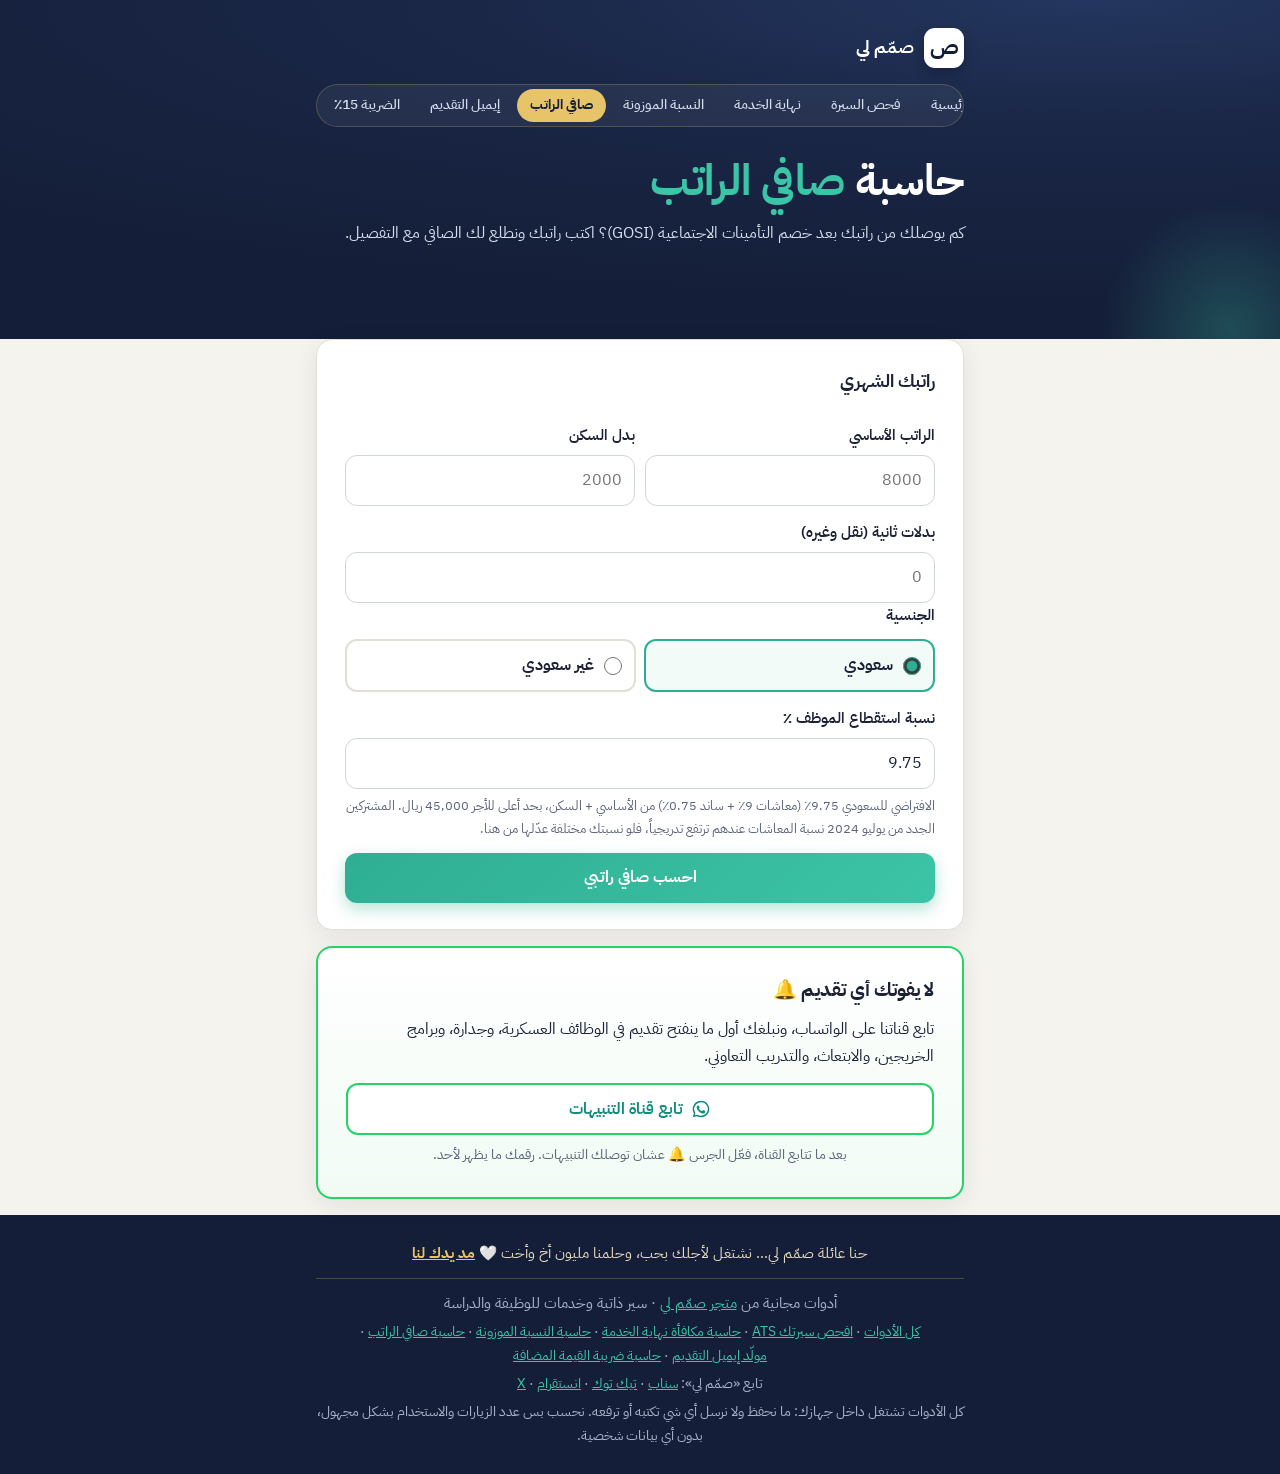
<file: rateb/index.html>
<!doctype html>
<html lang="ar" dir="rtl">
<head>
<meta charset="utf-8">
<meta name="viewport" content="width=device-width, initial-scale=1">
<title>حاسبة صافي الراتب بعد التأمينات GOSI 2026 | صمّم لي</title>
<meta name="description" content="احسب صافي راتبك بعد خصم التأمينات الاجتماعية GOSI مجاناً: الأساسي والسكن والبدلات، سعودي أو غير سعودي، مع تفصيل الخصم.">
<meta name="theme-color" content="#141e38">
<link rel="canonical" href="https://fooz1980k-sudo.github.io/fahs/rateb/">
<meta property="og:type" content="website">
<meta property="og:locale" content="ar_SA">
<meta property="og:site_name" content="صمّم لي">
<meta property="og:title" content="حاسبة صافي الراتب بعد التأمينات (GOSI) | صمّم لي">
<meta property="og:description" content="كم يوصلك من راتبك بعد خصم التأمينات؟ احسبه مجاناً مع التفصيل.">
<meta property="og:url" content="https://fooz1980k-sudo.github.io/fahs/rateb/">
<meta property="og:image" content="https://fooz1980k-sudo.github.io/fahs/assets/og-rateb.jpg">
<meta property="og:image:width" content="1200">
<meta property="og:image:height" content="630">
<meta property="og:image:alt" content="حاسبة صافي الراتب بعد التأمينات (GOSI) | صمّم لي">
<meta name="twitter:card" content="summary_large_image">
<meta name="twitter:title" content="حاسبة صافي الراتب بعد التأمينات (GOSI) | صمّم لي">
<meta name="twitter:description" content="كم يوصلك من راتبك بعد خصم التأمينات؟ احسبه مجاناً مع التفصيل.">
<meta name="twitter:image" content="https://fooz1980k-sudo.github.io/fahs/assets/og-rateb.jpg">
<link rel="icon" href="../assets/favicon.svg" type="image/svg+xml">
<link rel="preconnect" href="https://fonts.googleapis.com">
<link rel="preconnect" href="https://fonts.gstatic.com" crossorigin>
<link href="https://fonts.googleapis.com/css2?family=IBM+Plex+Sans+Arabic:wght@400;500;600;700&display=swap" rel="stylesheet">
<link rel="stylesheet" href="../assets/style.css">
</head>
<body data-tool="rateb" data-tool-name="حاسبة صافي الراتب" data-url="https://fooz1980k-sudo.github.io/fahs/rateb/" data-share="احسب صافي راتبك بعد التأمينات مجاناً:">
<a class="skip" href="#main">تخطَّ للمحتوى</a>

<header class="hero">
  <div class="wrap">
    <a class="brand" href="https://smmlystore.com/" target="_blank" rel="noopener" aria-label="متجر صمّم لي">
      <span class="brand-mark" aria-hidden="true">ص</span>
      <span class="brand-name">صمّم لي</span>
    </a>
    <nav class="topnav" aria-label="أدوات صمّم لي المجانية"><a href="../">الرئيسية</a><a href="../fahs-cv/">فحص السيرة</a><a href="../mukafaa/">نهاية الخدمة</a><a href="../mawzoona/">النسبة الموزونة</a><a href="./" aria-current="page">صافي الراتب</a><a href="../khitab/">إيميل التقديم</a><a href="../dareeba/">الضريبة 15٪</a></nav>
    <h1>حاسبة <span class="accent">صافي الراتب</span></h1>
    <p class="lead">كم يوصلك من راتبك بعد خصم التأمينات الاجتماعية (GOSI)؟ اكتب راتبك ونطلع لك الصافي مع التفصيل.</p>
  </div>
</header>

<main id="main" class="wrap">
  <form class="card" id="rForm" novalidate aria-labelledby="r-title">
    <h2 id="r-title">راتبك الشهري</h2>
    <div class="row2">
      <div><label class="fld" for="rBasic">الراتب الأساسي</label><input id="rBasic" class="inp" type="text" inputmode="decimal" placeholder="8000"></div>
      <div><label class="fld" for="rHousing">بدل السكن</label><input id="rHousing" class="inp" type="text" inputmode="decimal" placeholder="2000"></div>
    </div>
    <label class="fld" for="rOther">بدلات ثانية (نقل وغيره)</label>
    <input id="rOther" class="inp" type="text" inputmode="decimal" placeholder="0">

    <fieldset>
      <legend>الجنسية</legend>
      <div class="radios radios-2">
        <label class="radio"><input type="radio" name="nat" value="sa" checked><span><b>سعودي</b></span></label>
        <label class="radio"><input type="radio" name="nat" value="non"><span><b>غير سعودي</b></span></label>
      </div>
    </fieldset>

    <label class="fld" for="rRate">نسبة استقطاع الموظف ٪</label>
    <input id="rRate" class="inp" type="text" inputmode="decimal">
    <p class="hint" id="rSaNote">الافتراضي للسعودي 9.75٪ (معاشات 9٪ + ساند 0.75٪) من الأساسي + السكن، بحد أعلى للأجر 45,000 ريال. المشتركين الجدد من يوليو 2024 نسبة المعاشات عندهم ترتفع تدريجياً، فلو نسبتك مختلفة عدّلها من هنا.</p>
    <p class="hint" id="rNonNote" hidden>غير السعودي ما ينخصم منه للتأمينات عادةً (صاحب العمل يدفع اشتراك الأخطار المهنية). لو عندك خصم مختلف عدّل النسبة.</p>

    <button class="btn btn-primary btn-block" type="submit">احسب صافي راتبي</button>
    <p class="error" id="rErr" role="alert" hidden></p>
  </form>

  <section id="rOut" class="results" aria-live="polite" tabindex="-1" hidden>
    <div class="card out-card">
      <h2>صافي راتبك التقديري</h2>
      <p class="out-amount" id="rNet"></p>
      <table class="bd"><tbody id="rTable"></tbody></table>
      <p class="disclaimer" style="margin-top:12px">تقديرية، الرجوع للتأمينات الاجتماعية. ما تشمل أي خصومات ثانية مثل القروض أو الغياب.</p>
    </div>

      <div class="card cta-card">
        <h3>تستاهل أكثر من راتبك الحالي؟</h3>
        <p>نكتب لك طلب ترقية أو نقل وظيفي باحتراف، ونجهّز لك باقة الموظف.</p>
        <a class="btn btn-primary btn-block" target="_blank" rel="noopener" data-cta="promo" href="https://smmlystore.com/%D9%83%D8%AA%D8%A7%D8%A8%D8%A9-%D8%B7%D9%84%D8%A8-%D8%AA%D8%B1%D9%82%D9%8A%D8%A9-%D8%A3%D9%88-%D9%86%D9%82%D9%84-%D9%88%D8%B8%D9%8A%D9%81%D9%8A-%D8%B5%D9%85%D9%85-%D9%84%D9%8A/p1619420583">كتابة طلب ترقية أو نقل وظيفي</a>
        <a class="btn btn-gold btn-block" target="_blank" rel="noopener" data-cta="employee" href="https://smmlystore.com/%D8%A8%D8%A7%D9%82%D8%A9-%D8%A7%D9%84%D9%85%D9%88%D8%B8%D9%81-%D8%B5%D9%85%D9%85-%D9%84%D9%8A/p1303670937">باقة الموظف</a>
        <p class="coupon">أول طلب؟ كود <code dir="ltr">FIRST15</code> خصم 15٪</p>
      </div>

      <div class="card extra-card" id="reviewBox">
        <h3>الأداة أفادتك؟</h3>
        <div class="stars" id="stars" role="radiogroup" aria-label="قيّم بالنجوم">
          <button type="button" data-v="5" aria-label="5 نجوم">★</button><button type="button" data-v="4" aria-label="4 نجوم">★</button><button type="button" data-v="3" aria-label="3 نجوم">★</button><button type="button" data-v="2" aria-label="نجمتين">★</button><button type="button" data-v="1" aria-label="نجمة">★</button>
        </div>
        <p class="small muted" id="rateMsg" aria-live="polite">تقييمك يساعدنا نطوّر الأداة.</p>
        <div class="review">
          <h4 class="review-h">اكتب لنا رأيك</h4>
          <div class="row2">
            <div><label class="sr-only" for="rvName">الاسم</label><input id="rvName" class="inp" type="text" maxlength="30" autocomplete="given-name" placeholder="اسمك أو لقبك (اختياري)"></div>
            <div><label class="sr-only" for="rvCity">المدينة</label><input id="rvCity" class="inp" type="text" maxlength="30" placeholder="مدينتك (اختياري)"></div>
          </div>
          <label class="sr-only" for="rvMsg">رأيك</label>
          <textarea id="rvMsg" class="inp" rows="3" maxlength="300" placeholder="وش عجبك؟ ووش تبينا نطوّر؟"></textarea>
          <p class="rv-count small muted" id="rvCount" aria-live="polite">0 / 300</p>
          <label class="consent"><input type="checkbox" id="rvOk"><span>أوافق إن رأيي ينعرض في الموقع</span></label>
          <p class="error small" id="rvErr" role="alert" hidden></p>
          <button class="btn btn-primary btn-block" id="rvSend" type="button">أرسل رأيك</button>
          <p class="rv-thanks" id="rvThanks" aria-live="polite" hidden>شكراً لك 🤍 رأيك وصلنا، وبنعرضه بعد المراجعة إذا وافقت على النشر.</p>
        </div>
        <h3 class="mt">شاركها مع زميلك</h3>
        <div class="share">
          <a class="btn btn-share" id="shareWa" target="_blank" rel="noopener" href="#">واتساب</a>
          <a class="btn btn-share" id="shareX" target="_blank" rel="noopener" href="#">X</a>
          <button class="btn btn-share" id="shareCopy" type="button">نسخ الرابط</button>
        </div>
      </div>
  </section>

      <section class="card alerts-card" aria-labelledby="alR-t">
        <h3 id="alR-t">لا يفوتك أي تقديم 🔔</h3>
        <p>تابع قناتنا على الواتساب، ونبلغك أول ما ينفتح تقديم في الوظائف العسكرية، وجدارة، وبرامج الخريجين، والابتعاث، والتدريب التعاوني.</p>
        <a class="btn btn-wa btn-block alerts-go" target="_blank" rel="noopener" href="https://whatsapp.com/channel/0029VbE9THRBadmdqMmXtS2N">
          <svg viewBox="0 0 24 24" width="20" height="20" aria-hidden="true"><path fill="currentColor" d="M12 2a10 10 0 0 0-8.6 15.1L2 22l5-1.3A10 10 0 1 0 12 2Zm0 18.2a8.2 8.2 0 0 1-4.2-1.2l-.3-.2-3 .8.8-2.9-.2-.3A8.2 8.2 0 1 1 12 20.2Zm4.5-6.1c-.2-.1-1.5-.7-1.7-.8-.2-.1-.4-.1-.6.1l-.8 1c-.1.2-.3.2-.5.1a6.7 6.7 0 0 1-3.3-2.9c-.3-.4.2-.4.7-1.3.1-.2 0-.3 0-.4l-.8-1.8c-.2-.5-.4-.4-.6-.4h-.5a1 1 0 0 0-.7.3 3 3 0 0 0-.9 2.2c0 1.3.9 2.5 1 2.7.1.2 1.8 2.8 4.4 3.9 1.6.7 2.3.8 3.1.6.5-.1 1.5-.6 1.7-1.2.2-.6.2-1.1.2-1.2-.1-.1-.3-.2-.5-.3Z"/></svg>
          <span>تابع قناة التنبيهات</span>
        </a>
        <p class="small muted alerts-note">بعد ما تتابع القناة، فعّل الجرس 🔔 عشان توصلك التنبيهات. رقمك ما يظهر لأحد.</p>
      </section>
</main>

<footer class="footer">
  <div class="wrap">
    <p class="foot-msg">حنا عائلة صمّم لي… نشتغل لأجلك بحب، وحلمنا مليون أخ وأخت 🤍 <a href="{R}#family">مد يدك لنا</a></p>
    <p>أدوات مجانية من <a href="https://smmlystore.com/" target="_blank" rel="noopener">متجر صمّم لي</a> · سير ذاتية وخدمات للوظيفة والدراسة</p>
    <p class="small foot-tools"><a href="../">كل الأدوات</a> · <a href="../fahs-cv/">افحص سيرتك ATS</a> · <a href="../mukafaa/">حاسبة مكافأة نهاية الخدمة</a> · <a href="../mawzoona/">حاسبة النسبة الموزونة</a> · <a href="../rateb/">حاسبة صافي الراتب</a> · <a href="../khitab/">مولّد إيميل التقديم</a> · <a href="../dareeba/">حاسبة ضريبة القيمة المضافة</a></p>
    <p class="small">تابع «صمّم لي»:
      <a href="https://www.snapchat.com/add/ii.i69i" target="_blank" rel="noopener">سناب</a> ·
      <a href="https://www.tiktok.com/@smmli_sa" target="_blank" rel="noopener">تيك توك</a> ·
      <a href="https://www.instagram.com/smmli_sa" target="_blank" rel="noopener">انستقرام</a> ·
      <a href="https://x.com/smmli_sa" target="_blank" rel="noopener">X</a>
    </p>
    <p class="small">كل الأدوات تشتغل داخل جهازك: ما نحفظ ولا نرسل أي شي تكتبه أو ترفعه. نحسب بس عدد الزيارات والاستخدام بشكل مجهول، بدون أي بيانات شخصية.</p>
  </div>
</footer>

<script src="rateb.js"></script>
<script src="../assets/extras.js"></script>
<script src="../assets/growth.js"></script>
<script data-goatcounter="https://smmly-fahs.goatcounter.com/count" async src="https://gc.zgo.at/count.js"></script>
</body>
</html>
</file>
<file: assets/style.css>
:root{
  --navy:#1a2747; --navy-2:#141e38; --teal:#2fae93; --teal-2:#3cc4a6; --gold:#e7c36a;
  --paper:#f5f3ee; --card:#ffffff; --ink:#1b2236; --muted:#5b6478; --line:#e3dfd5;
  --bad:#d9534f; --mid:#e7a23a; --good:#2fae93; --great:#1f9a7e;
  --radius:16px;
}
*{box-sizing:border-box}
[hidden]{display:none!important}
html{-webkit-text-size-adjust:100%}
body{margin:0;background:var(--paper);color:var(--ink);font-family:"IBM Plex Sans Arabic",system-ui,-apple-system,"Segoe UI",Tahoma,sans-serif;line-height:1.7;font-size:16px;overflow-x:hidden}
.wrap{width:100%;max-width:680px;margin:0 auto;padding:0 16px}
a{color:#127a64}
:focus-visible{outline:3px solid var(--gold);outline-offset:3px;border-radius:8px}
.sr-only{position:absolute!important;width:1px;height:1px;padding:0;margin:-1px;overflow:hidden;clip:rect(0,0,0,0);white-space:nowrap;border:0}
.skip{position:absolute;inset-inline-start:8px;top:-60px;background:var(--gold);color:var(--navy-2);padding:8px 14px;border-radius:10px;z-index:10;font-weight:700}
.skip:focus{top:8px}
.small{font-size:.88rem}
.muted{color:var(--muted)}
.mt{margin-top:22px}
bdi{unicode-bidi:isolate}

/* Hero */
.hero{background:radial-gradient(120% 90% at 85% 0%,#24365f 0%,var(--navy) 40%,var(--navy-2) 100%);color:#fff;padding:20px 0 64px;position:relative;overflow:hidden}
.hero::after{content:"";position:absolute;inset-inline-start:-80px;bottom:-120px;width:260px;height:260px;border-radius:50%;background:radial-gradient(circle,rgba(60,196,166,.28),transparent 70%);pointer-events:none}
.brand{display:inline-flex;align-items:center;gap:10px;color:#fff;text-decoration:none;font-weight:700}
.brand-mark{width:40px;height:40px;border-radius:11px;background:#fff;color:var(--navy-2);display:grid;place-items:center;font-size:1.35rem;font-weight:700;line-height:1;box-shadow:0 4px 14px rgba(0,0,0,.25)}
.brand-name{font-size:1.1rem}
.hero h1{font-size:2.1rem;line-height:1.3;margin:26px 0 10px;font-weight:700}
.accent{color:var(--teal-2)}
.lead{margin:0 0 16px;color:#d7deee;font-size:1.02rem}
.privacy{display:inline-flex;align-items:flex-start;gap:8px;margin:0;background:rgba(47,174,147,.16);border:1px solid rgba(60,196,166,.45);color:#c9f3e8;padding:8px 12px;border-radius:12px;font-size:.92rem;font-weight:500}
.privacy svg{flex:none;margin-top:3px;color:var(--teal-2)}

main{margin-top:-40px;position:relative;z-index:1;padding-bottom:28px}
.card{background:var(--card);border-radius:var(--radius);padding:20px 18px;margin:0 0 16px;box-shadow:0 6px 24px rgba(20,30,56,.08);border:1px solid var(--line)}
h2{font-size:1.15rem;margin:0 0 12px}
h3{font-size:1.1rem;margin:0 0 10px}
h4{font-size:.95rem;margin:14px 0 8px;color:var(--muted)}
h2 label{cursor:pointer}

/* Upload */
.drop{display:flex;flex-direction:column;align-items:center;text-align:center;gap:4px;border:2px dashed #b9c6c2;background:#f7fbfa;border-radius:14px;padding:22px 12px;cursor:pointer;color:var(--navy);transition:border-color .2s,background .2s}
.drop:hover,.drop.drag{border-color:var(--teal);background:#eef9f6}
.drop svg{color:var(--teal)}
.drop-title{font-weight:700}
.drop-hint{font-size:.85rem;color:var(--muted)}
.file-name{margin-top:6px;font-size:.9rem;background:var(--navy);color:#fff;padding:3px 12px;border-radius:999px;max-width:100%;overflow:hidden;text-overflow:ellipsis;white-space:nowrap;direction:ltr}
textarea{width:100%;font:inherit;font-size:.95rem;border:1px solid #cfd6d9;border-radius:12px;padding:10px 12px;resize:vertical;background:#fff;color:var(--ink);min-height:96px}
textarea:focus{border-color:var(--teal);outline:3px solid rgba(47,174,147,.25);outline-offset:0}
.error{color:var(--bad);font-weight:600;margin:12px 0 0}

/* Buttons */
.btn{display:inline-flex;align-items:center;justify-content:center;gap:8px;font:inherit;font-weight:700;font-size:1.02rem;border-radius:12px;padding:13px 18px;border:0;cursor:pointer;text-decoration:none;min-height:50px;text-align:center;line-height:1.4}
.btn-block{display:flex;width:100%;margin-top:12px}
.btn-primary{background:linear-gradient(135deg,var(--teal),var(--teal-2));color:#fff;box-shadow:0 6px 16px rgba(47,174,147,.35)}
.btn-primary:disabled{background:#b8c3c1;box-shadow:none;cursor:not-allowed}
.btn-gold{background:var(--gold);color:var(--navy-2)}
.btn-wa{background:#fff;color:#128c7e;border:2px solid #25d366}
.btn-ghost{background:transparent;color:var(--navy);border:2px solid var(--navy)}
.btn:not(:disabled):hover{filter:brightness(1.05)}

/* Loading */
.loading{display:flex;align-items:center;gap:12px;font-weight:600}
.spinner{width:26px;height:26px;border-radius:50%;border:3px solid #d9efe9;border-top-color:var(--teal);animation:spin .8s linear infinite;flex:none}
@keyframes spin{to{transform:rotate(360deg)}}
@media (prefers-reduced-motion:reduce){.spinner{animation-duration:2.4s}.ring-fg{transition:none!important}}

/* Score */
.results:focus{outline:none}
.score-card{text-align:center;background:radial-gradient(120% 100% at 50% 0%,#24365f,var(--navy) 45%,var(--navy-2));color:#fff;border:0}
.ring-wrap{position:relative;width:190px;height:190px;margin:4px auto 6px}
.ring{width:100%;height:100%;transform:rotate(-90deg)}
.ring circle{fill:none;stroke-width:11}
.ring-bg{stroke:rgba(255,255,255,.12)}
.ring-fg{stroke:var(--teal-2);stroke-linecap:round;stroke-dasharray:326.73;stroke-dashoffset:326.73;transition:stroke-dashoffset 1s ease}
.ring-text{position:absolute;inset:0;display:flex;flex-direction:column;align-items:center;justify-content:center}
.ring-num{font-size:2.8rem;font-weight:700;line-height:1.1}
.ring-sub{font-size:.85rem;color:#c7d0e4}
.score-label{display:inline-block;margin:6px 0 8px;padding:4px 16px;border-radius:999px;font-weight:700;background:var(--teal);color:#fff}
.score-label.bad{background:var(--bad)}
.score-label.mid{background:var(--mid);color:#2a1e05}
.score-label.good{background:var(--teal)}
.score-label.great{background:var(--gold);color:var(--navy-2)}
.score-sum{margin:0 0 10px;color:#e3e8f3}
.disclaimer{margin:0;font-size:.82rem;color:#aab5cc;border-top:1px solid rgba(255,255,255,.12);padding-top:10px}

.warn-card{background:#fff6f5;border-color:#f1c2bf}
.warn-card h3{color:#b23a35}

/* Issues */
.issues{list-style:none;margin:0;padding:0;counter-reset:i}
.issues li{counter-increment:i;position:relative;padding:12px 46px 12px 0;border-top:1px solid var(--line)}
.issues li:first-child{border-top:0;padding-top:4px}
.issues li::before{content:counter(i);position:absolute;inset-inline-start:0;top:12px;width:32px;height:32px;border-radius:10px;background:#fdeceb;color:#b23a35;display:grid;place-items:center;font-weight:700}
.issues li:first-child::before{top:4px}
.issues li.ok-item::before{content:"✓";background:#e2f6f0;color:var(--great)}
.issue-t{display:block;font-weight:700}
.issue-f{display:block;color:var(--muted);font-size:.93rem}

/* Chips */
.pct{color:var(--teal)}
.chips{list-style:none;margin:0;padding:0;display:flex;flex-wrap:wrap;gap:8px}
.chips li{padding:4px 12px;border-radius:999px;font-size:.9rem;font-weight:500;max-width:100%;overflow-wrap:anywhere}
.chips.ok li{background:#e2f6f0;color:#13705c}
.chips.miss li{background:#fdf3dc;color:#7a5a0c;border:1px dashed #e7c36a}
.chips .none{background:none!important;border:0!important;color:var(--muted)!important;padding:0!important}

/* CTA */
.cta-card{border:2px solid var(--teal);background:linear-gradient(180deg,#fff, #f2fbf8)}
.cta-card p{margin:0 0 4px}
.coupon{margin:12px 0 0!important;text-align:center;font-size:.95rem;color:var(--navy)}
.coupon code{background:var(--navy);color:var(--gold);padding:2px 8px;border-radius:6px;font-weight:700;font-family:inherit;letter-spacing:.5px}

/* Checklist */
.checklist summary{cursor:pointer;font-weight:700;list-style-position:inside}
.checklist ul{list-style:none;margin:12px 0 6px;padding:0}
.checklist li{display:grid;grid-template-columns:28px 1fr auto;gap:8px;align-items:start;padding:9px 0;border-top:1px solid var(--line)}
.ck{width:24px;height:24px;border-radius:7px;display:grid;place-items:center;font-weight:700;font-size:.85rem;margin-top:2px}
.ck.y{background:#e2f6f0;color:var(--great)}
.ck.n{background:#fdeceb;color:#b23a35}
.ck.p{background:#fdf3dc;color:#8a650d}
.ck-name{font-weight:600;display:block}
.ck-det{display:block;font-size:.86rem;color:var(--muted);overflow-wrap:anywhere}
.ck-pts{font-size:.85rem;color:var(--muted);white-space:nowrap;direction:ltr}

.how-list{margin:0;padding-inline-start:20px}
.how-list li{margin-bottom:6px}

.footer{background:var(--navy-2);color:#aab5cc;padding:22px 0;text-align:center;font-size:.92rem}
.footer p{margin:4px 0}
.footer a{color:var(--teal-2)}

@media (min-width:600px){
  .hero{padding:28px 0 76px}
  .hero h1{font-size:2.7rem}
  .card{padding:26px 28px}
}

.extra-card h3{margin:0 0 8px}
.stars{display:flex;flex-direction:row-reverse;justify-content:flex-end;gap:6px;direction:ltr}
.stars button{font-size:2rem;line-height:1;background:none;border:0;color:#cfd4dc;cursor:pointer;padding:2px}
.stars button:hover,.stars button:hover~button,.stars button.on,.stars button.on~button{color:var(--gold)}
.stars button:focus-visible{outline:2px solid var(--teal);border-radius:6px}
.share{display:flex;gap:8px;flex-wrap:wrap}
.btn-share{flex:1 1 30%;min-height:44px;padding:10px;background:#fff;color:var(--navy);border:2px solid #e2e6ee;font-size:.95rem}
.extra-card a{color:var(--teal-2)}

/* ===== Shared top nav (scrolls sideways inside itself on small screens) ===== */
.topnav{display:flex;gap:4px;margin:16px 0 0;padding:4px;max-width:100%;width:max-content;overflow-x:auto;-webkit-overflow-scrolling:touch;scrollbar-width:none;background:rgba(255,255,255,.06);border:1px solid rgba(231,195,106,.22);border-radius:999px}
.topnav::-webkit-scrollbar{display:none}
.topnav a{flex:none;color:#d7deee;text-decoration:none;font-size:.86rem;font-weight:500;padding:6px 13px;border-radius:999px;white-space:nowrap;line-height:1.5;transition:background .2s,color .2s}
.topnav a[aria-current="page"]{background:var(--gold);color:var(--navy-2);font-weight:700}
.topnav a:not([aria-current]):hover{background:rgba(255,255,255,.1);color:#fff}

/* ===== Share card button ===== */
.score-card .btn-gold{margin-top:14px}
.card-msg{margin:8px 0 0;font-size:.82rem;color:#c7d0e4;min-height:1.2em}

/* ===== Form fields ===== */
.fld{display:block;font-weight:600;margin:14px 0 6px;font-size:.95rem}
.inp{width:100%;font:inherit;font-size:1rem;border:1px solid #cfd6d9;border-radius:12px;padding:11px 12px;background:#fff;color:var(--ink);min-height:48px;-webkit-appearance:none;appearance:none}
select.inp{background:#fff url("data:image/svg+xml,%3Csvg xmlns='http://www.w3.org/2000/svg' width='12' height='8' viewBox='0 0 12 8'%3E%3Cpath d='M1 1l5 5 5-5' fill='none' stroke='%235b6478' stroke-width='2' stroke-linecap='round'/%3E%3C/svg%3E") no-repeat 14px 50%;padding-left:36px}
.inp:focus{border-color:var(--teal);outline:3px solid rgba(47,174,147,.25);outline-offset:0}
.inp[aria-invalid="true"]{border-color:var(--bad)}

/* ===== Alerts card ===== */
.alerts-card{border:2px solid #25d366;background:linear-gradient(180deg,#fff,#f1fbf4)}
.alerts-card h3{font-size:1.2rem}
.alerts-card p{margin:0 0 4px}
.alerts-card .alerts-err{margin:6px 0 0}
.alerts-note{text-align:center;margin-top:8px!important}

/* ===== Calculator ===== */
.seg{display:flex;gap:6px;background:#eef1f4;border-radius:12px;padding:4px}
.seg button{flex:1;font:inherit;font-weight:600;font-size:.95rem;border:0;background:transparent;color:var(--muted);border-radius:9px;padding:9px 6px;cursor:pointer;min-height:44px}
.seg button.on{background:#fff;color:var(--navy);box-shadow:0 2px 8px rgba(20,30,56,.12)}
.row2{display:grid;grid-template-columns:1fr 1fr;gap:10px}
.row3{display:grid;grid-template-columns:repeat(3,1fr);gap:8px}
.row2>div,.row3>div{min-width:0}
input[type="date"].inp{direction:ltr;text-align:right}
.hint{font-size:.84rem;color:var(--muted);margin:6px 0 0}
.radios{display:grid;gap:8px;margin-top:4px}
.radio{display:flex;align-items:flex-start;gap:10px;border:2px solid var(--line);border-radius:12px;padding:11px 12px;cursor:pointer;background:#fff}
.radio input{margin:5px 0 0;accent-color:var(--teal);width:18px;height:18px;flex:none}
.radio:has(input:checked){border-color:var(--teal);background:#f2fbf8}
.radio b{display:block}
.radio small{display:block;color:var(--muted);font-size:.84rem;line-height:1.5}
fieldset{border:0;margin:0;padding:0;min-width:0}
legend{font-weight:600;margin:16px 0 6px;font-size:.95rem;padding:0}
.out-card{text-align:center;background:radial-gradient(120% 100% at 50% 0%,#24365f,var(--navy) 45%,var(--navy-2));color:#fff;border:0}
.out-card h2{color:#c7d0e4;font-size:1rem;font-weight:600;margin:0}
.out-amount{font-size:2.3rem;font-weight:700;line-height:1.3;margin:6px 0;color:var(--gold);overflow-wrap:anywhere}
.out-note{margin:0 0 12px;color:#e3e8f3}
.bd{width:100%;border-collapse:collapse;text-align:start;font-size:.93rem;background:rgba(255,255,255,.06);border-radius:12px;overflow:hidden}
.bd th,.bd td{padding:9px 12px;border-top:1px solid rgba(255,255,255,.1);vertical-align:top}
.bd tr:first-child th,.bd tr:first-child td{border-top:0}
.bd th{font-weight:500;color:#c7d0e4;text-align:right}
.bd td{text-align:left;white-space:nowrap;font-weight:600;direction:rtl}
.bd tr.total th,.bd tr.total td{color:var(--gold);font-weight:700;font-size:1rem}
.rules{margin:0;padding-inline-start:20px}
.rules li{margin-bottom:6px}
.note-box{background:#fdf8ea;border:1px solid #f0dca6;border-radius:12px;padding:12px 14px;font-size:.9rem;color:#5a4610;margin-top:12px}
.note-box p{margin:0 0 6px}.note-box p:last-child{margin:0}

.seg-wrap{flex-wrap:wrap}
.seg-wrap button{flex:1 1 40%}
.radios-2{grid-template-columns:1fr 1fr}
.radios-3{grid-template-columns:1fr}
@media (min-width:520px){.radios-3{grid-template-columns:repeat(3,1fr)}}
.dim{opacity:.45}
.mail-body{min-height:260px;line-height:1.8;font-size:.95rem;resize:vertical}
.mt-s{margin-top:14px}
.row2 .btn{width:100%}
.out-card h2:empty{display:none}

/* ===== Hub (premium) ===== */
.hero-hub{padding:22px 0 78px}
.hero-hub::before{content:"";position:absolute;inset-inline-end:-120px;top:-140px;width:360px;height:360px;border-radius:50%;border:1px solid rgba(231,195,106,.18);pointer-events:none}
.hero-hub h1{font-size:2.15rem;letter-spacing:-.2px;margin:30px 0 12px}
.hero-hub .accent{color:var(--gold)}
.hero-hub .lead{max-width:34em;color:#cfd7e8}
.hero-cta{margin:4px 0 16px;min-width:220px}
.hero-hub .privacy{display:flex;width:max-content;max-width:100%;background:transparent;border-color:rgba(231,195,106,.3);color:#e6dcc0}
.hero-hub .privacy svg{color:var(--gold)}
.sec-title{font-size:1rem;font-weight:600;color:var(--muted);margin:6px 0 12px;display:flex;align-items:center;gap:10px}
.sec-title::after{content:"";flex:1;height:1px;background:linear-gradient(90deg,transparent,rgba(231,195,106,.6))}
.tools-grid{display:grid;grid-template-columns:1fr;gap:12px;margin-bottom:22px}
@media (min-width:600px){.tools-grid{grid-template-columns:1fr 1fr}}
.tool-card{display:grid;grid-template-columns:52px 1fr;grid-template-rows:auto auto;gap:4px 14px;align-items:start;text-decoration:none;color:var(--ink);background:#fff;border:1px solid var(--line);border-radius:18px;padding:18px 16px 16px;box-shadow:0 1px 0 rgba(231,195,106,.35) inset,0 8px 24px rgba(20,30,56,.06);transition:transform .2s,box-shadow .2s,border-color .2s;position:relative}
.tool-card:hover{transform:translateY(-2px);box-shadow:0 14px 32px rgba(20,30,56,.12);border-color:rgba(231,195,106,.7)}
.tool-ic{grid-row:1/3;width:52px;height:52px;border-radius:14px;display:grid;place-items:center;background:var(--navy);color:var(--gold);box-shadow:0 0 0 1px rgba(231,195,106,.35) inset}
.tool-txt b{display:block;font-size:1.05rem;line-height:1.5;color:var(--navy)}
.tool-txt span{display:block;font-size:.9rem;color:var(--muted);line-height:1.6}
.tool-go{grid-column:2;justify-self:start;margin-top:8px;font-size:.88rem;font-weight:700;color:#127a64;border-bottom:1px solid rgba(47,174,147,.4);padding-bottom:1px}
.tool-go::after{content:" ←"}
.trust{list-style:none;margin:0 0 18px;padding:14px 10px;display:grid;grid-template-columns:1fr 1fr;gap:10px 8px;border-top:1px solid rgba(231,195,106,.45);border-bottom:1px solid rgba(231,195,106,.45)}
@media (min-width:600px){.trust{grid-template-columns:repeat(4,1fr)}}
.trust li{display:flex;align-items:center;gap:8px;font-size:.9rem;font-weight:600;color:var(--navy)}
.t-ic{flex:none;width:32px;height:32px;border-radius:50%;display:grid;place-items:center;background:#fbf5e4;color:#a8862c}
.eyebrow{margin:0 0 2px;font-size:.8rem;font-weight:700;letter-spacing:.5px;color:#a8862c}
.about h2{font-size:1.35rem;margin-bottom:10px;color:var(--navy)}
.about-list{margin:8px 0 10px;padding-inline-start:20px}
.about-list li{margin-bottom:6px}
.letter{position:relative;margin:0 0 16px;padding:30px 22px 24px;border-radius:20px;color:#e8ecf5;background:radial-gradient(120% 100% at 100% 0%,#24365f,var(--navy) 50%,var(--navy-2));border:1px solid rgba(231,195,106,.45);box-shadow:0 0 0 5px rgba(231,195,106,.08),0 14px 36px rgba(20,30,56,.22);overflow:hidden}
.letter::after{content:"";position:absolute;inset:8px;border:1px solid rgba(231,195,106,.16);border-radius:14px;pointer-events:none}
.letter-orn{position:absolute;inset-inline-end:16px;top:6px;font-size:4.6rem;line-height:1;color:var(--gold);opacity:.35;font-family:Georgia,"Times New Roman",serif}
.letter-h{font-size:1.4rem;color:var(--gold);margin:0 0 12px}
.letter p{margin:0 0 4px;font-size:1.04rem;line-height:2.05}
.letter p.gap{margin-top:14px}
.letter p.dream{color:#f3e7c4;font-weight:600}
.letter .sign{margin:4px 0 0;font-weight:700;color:var(--gold);font-size:1.05rem}
.sadu{height:12px;margin:14px auto;max-width:280px;opacity:.85;
  background:
    linear-gradient(135deg,transparent 33%,var(--gold) 33%,var(--gold) 45%,transparent 45%) 0 0/12px 12px,
    linear-gradient(225deg,transparent 33%,var(--gold) 33%,var(--gold) 45%,transparent 45%) 0 0/12px 12px,
    linear-gradient(90deg,transparent,rgba(231,195,106,.0));
  -webkit-mask:linear-gradient(90deg,transparent,#000 20%,#000 80%,transparent);mask:linear-gradient(90deg,transparent,#000 20%,#000 80%,transparent)}
.family-cta{position:relative;z-index:1;margin-top:16px;padding-top:14px;border-top:1px solid rgba(231,195,106,.25);text-align:center}
.family-cta .btn{min-width:200px}
.follow{margin:10px 0 0!important;font-size:.92rem!important;line-height:1.8!important;color:#c7d0e4}
.follow a{color:var(--gold)}
.foot-msg{color:#e6dcc0;font-size:.92rem;border-bottom:1px solid rgba(231,195,106,.25);padding-bottom:12px;margin-bottom:12px!important}
.foot-msg a{color:var(--gold);font-weight:700;white-space:nowrap}
.foot-tools a{white-space:nowrap}

/* ===== Review box ===== */
.review{margin-top:14px;padding-top:14px;border-top:1px solid var(--line)}
.review-h{margin:0 0 10px;color:var(--navy);font-size:1rem}
.review .inp{margin-bottom:8px}
.review textarea.inp{min-height:88px;resize:vertical;margin-bottom:0}
.rv-count{text-align:left;margin:2px 0 6px;direction:ltr}
.consent{display:flex;align-items:flex-start;gap:8px;font-size:.92rem;cursor:pointer}
.consent input{width:18px;height:18px;margin:4px 0 0;accent-color:var(--teal);flex:none}
.rv-thanks{margin:10px 0 0;padding:10px 12px;border-radius:12px;background:#fbf5e4;color:#6b5414;font-weight:600;text-align:center}
.extra-card .review a.btn-wa{color:#128c7e}

/* ===== Reviews (hub) ===== */
.reviews{margin:4px 0 16px}
.reviews h2{font-size:1.3rem;color:var(--navy);margin-bottom:12px}
.rv-empty{text-align:center;background:#fff;border:1px dashed rgba(168,134,44,.55);border-radius:var(--radius);padding:22px 16px}
.rv-empty p{margin:0 0 12px;font-weight:600;color:var(--navy);font-size:1.02rem}
.rv-list{display:grid;grid-template-columns:1fr;gap:12px}
@media (min-width:600px){.rv-list{grid-template-columns:1fr 1fr}}
.rv-card{position:relative;margin:0;background:#fff;border:1px solid var(--line);border-top:3px solid var(--gold);border-radius:16px;padding:16px 16px 14px;box-shadow:0 6px 20px rgba(20,30,56,.06)}
.rv-card::before{content:"❝";position:absolute;inset-inline-end:12px;top:4px;font-size:2.4rem;line-height:1;color:var(--gold);opacity:.4;font-family:Georgia,serif}
.rv-stars{color:var(--gold);letter-spacing:2px;font-size:1.05rem}
.rv-text{margin:6px 0 10px;line-height:1.9;overflow-wrap:anywhere}
.rv-who{font-weight:700;color:var(--navy);font-size:.92rem;display:flex;flex-wrap:wrap;gap:6px;align-items:center}
.rv-tool{font-weight:500;font-size:.8rem;color:#a8862c;background:#fbf5e4;border-radius:999px;padding:1px 10px}
.reviews #reviewsMore{margin-top:12px}

.seg-wrap button span{display:block;line-height:1.45;font-size:.86rem}
.seg-wrap button span+span{font-size:.8rem;opacity:.8}
.math{text-align:center;background:#f4f6f9;border-radius:12px;padding:10px;font-weight:600;color:var(--navy);line-height:1.9}
.extra-card h3.mt{margin-top:22px}
.review .row2{grid-template-columns:1fr;gap:0}
.legend-gap,fieldset legend{margin-top:18px}
</file>
